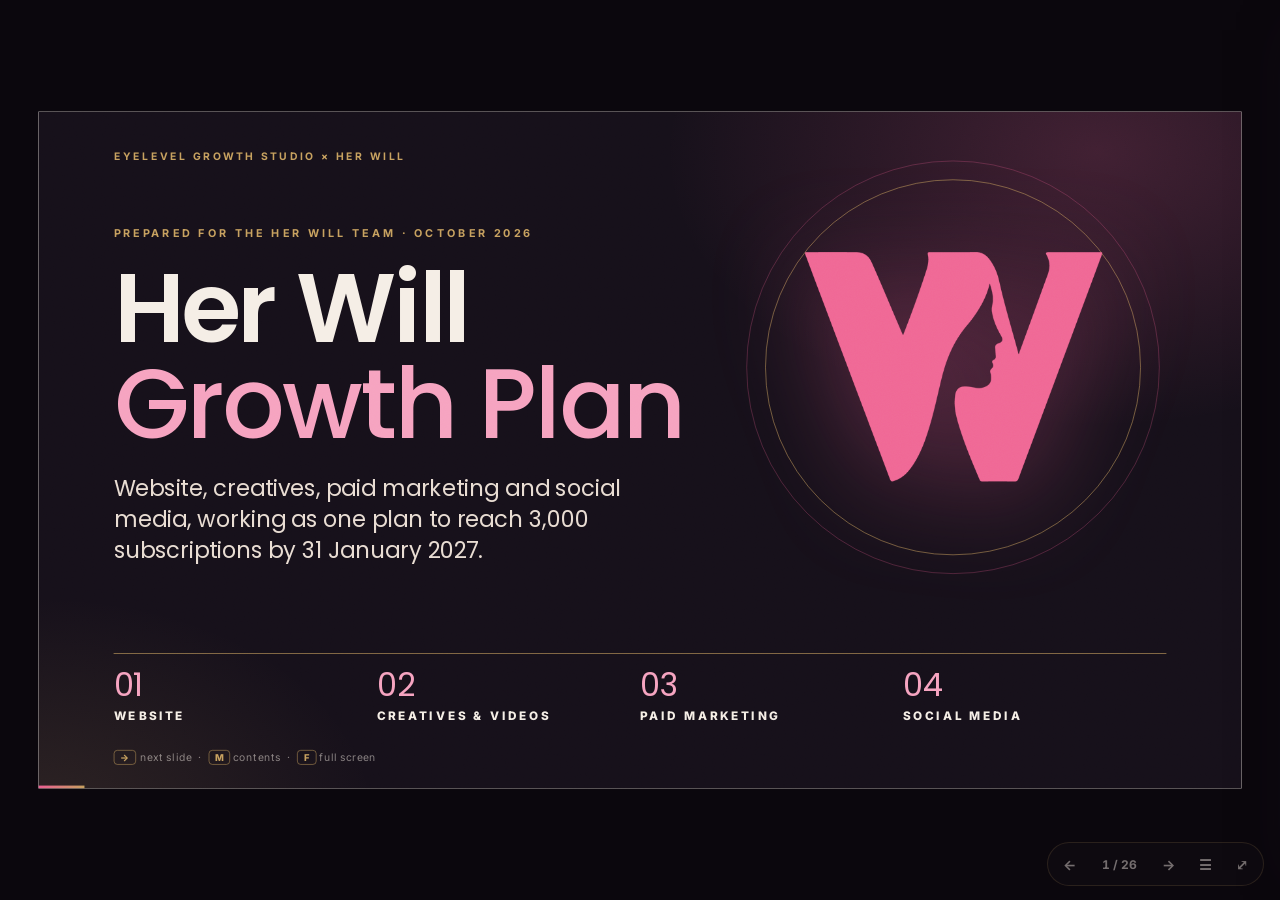
<file: index.html>
<!doctype html>
<html lang="en">
<head>
<meta charset="utf-8">
<meta name="viewport" content="width=device-width, initial-scale=1">
<title>Her Will Growth Plan</title>
<meta name="description" content="Her Will growth plan: website fixes inside TagMango and the paid marketing plan to reach 3,000 subscriptions by 31 January 2027.">
<link rel="preconnect" href="https://fonts.googleapis.com">
<link rel="preconnect" href="https://fonts.gstatic.com" crossorigin>
<link rel="stylesheet" href="https://fonts.googleapis.com/css2?family=Inter:wght@400;500;600;700;800&family=Poppins:wght@500;600;700&display=swap">
<link rel="stylesheet" href="https://fonts.googleapis.com/css2?family=Jost:wght@400;500&family=Caveat:wght@500&family=Anek+Kannada:wght@500&family=Playfair+Display:wght@600&display=swap">
<style>
:root{
  --ink:#16101A; --plum:#241530; --plum2:#33203E; --ivory:#F7F1E8; --paper:#FFFBF5;
  --pink:#EC5F94; --pink2:#F6A3C0; --pink-ink:#C93F7A; --blush:#F4D9DD; --blush-2:#FBEDEF;
  --gold:#C7A15F; --gold-ink:#9C7A3C;
  --text:#241829; --muted:#76697C; --line:rgba(36,24,41,.13); --line-2:rgba(36,24,41,.22); --plum-tint:rgba(36,21,48,.06);
  --green:#2F8A73; --green-bg:#E1F0EA; --amber:#A87B2F; --amber-bg:#F5E9D2; --red:#C8324F; --red-bg:#F8E0E5;
  --serif:'Poppins','Segoe UI',Arial,sans-serif;
  --sans:'Inter','Segoe UI',Arial,sans-serif;
  --panel:linear-gradient(180deg,#241530,#16101A);
  --ease:cubic-bezier(.2,.75,.2,1);
}
*{box-sizing:border-box}
html,body{margin:0;height:100%;background:#0B070D;font-family:var(--sans);color:var(--text);-webkit-font-smoothing:antialiased;overflow:hidden}
html{font-variant-numeric:lining-nums}
button{font:inherit;color:inherit}
:focus-visible{outline:2px solid var(--pink);outline-offset:2px}

/* ================= deck frame ================= */
.deck{position:absolute;left:50%;top:50%;width:1280px;height:720px;transform:translate(-50%,-50%) scale(var(--s,1));overflow:hidden;background:var(--ivory)}
.slide{position:absolute;inset:0;padding:30px 64px 0;display:grid;grid-template-rows:44px auto 1fr 50px;overflow:hidden;color:var(--text);
  background:radial-gradient(680px 430px at 92% -6%,rgba(236,95,148,.12),transparent 60%),radial-gradient(540px 340px at -4% 108%,rgba(199,161,95,.14),transparent 60%),var(--ivory);
  opacity:0;visibility:hidden;transition:opacity .45s ease,visibility .45s}
.slide::after{content:"";position:absolute;inset:0;pointer-events:none;opacity:.06;mix-blend-mode:overlay;background-image:url("data:image/svg+xml;utf8,<svg xmlns='http://www.w3.org/2000/svg' width='220' height='220'><filter id='n'><feTurbulence type='fractalNoise' baseFrequency='.85' numOctaves='2' stitchTiles='stitch'/></filter><rect width='100%' height='100%' filter='url(%23n)'/></svg>")}
.slide.active{opacity:1;visibility:visible}
.slide.plain{display:block;padding:0}
.slide.dark{color:#F5EEE6;background:radial-gradient(740px 470px at 88% 6%,rgba(236,95,148,.20),transparent 62%),radial-gradient(600px 400px at 0% 105%,rgba(199,161,95,.13),transparent 60%),var(--ink)}

/* header + footer (built by script) */
.hd{display:flex;align-items:center;justify-content:space-between}
.trk{display:flex;gap:22px;font-size:10.5px;font-weight:700;letter-spacing:.24em;text-transform:uppercase}
.trk span{opacity:.38;white-space:nowrap}
.trk span.on{opacity:1;color:var(--pink)}
.dark .trk span.on{color:var(--pink2)}
.trk span.on::before{content:"";display:inline-block;width:22px;height:1px;background:currentColor;vertical-align:middle;margin-right:8px}
.mark{width:40px;height:40px;background:url(assets/herwill-mark.png) center/contain no-repeat}
.ft{display:flex;flex-direction:column;justify-content:flex-end;gap:5px;padding-bottom:16px}
.ft-note{font-size:11.5px;color:var(--muted);line-height:1.35}
.ft-note:empty{display:none}
.ft-note b{color:var(--text);font-weight:700}
.ft-brand{display:flex;justify-content:space-between;font-size:9.5px;letter-spacing:.2em;text-transform:uppercase;opacity:.55}
.dark .ft-note{color:rgba(245,238,230,.6)}
.dark .ft-note b{color:#F5EEE6}

h2{font-family:var(--serif);font-weight:600;font-size:42px;line-height:1.06;letter-spacing:-.01em;margin:12px 0 20px;color:var(--text)}
h2 em{font-style:italic;font-weight:500;color:var(--pink)}
.dark h2{color:#F5EEE6}
.dark h2 em{color:var(--pink2)}
.bd{position:relative;min-height:0;padding-bottom:10px}

/* ================= motion ================= */
.a{opacity:0;transform:translateY(16px);transition:opacity .7s var(--ease),transform .7s var(--ease);transition-delay:var(--d,0s)}
.in .a{opacity:1;transform:none}
.gx{transform:scaleX(0);transform-origin:left center;transition:transform 1s var(--ease) var(--d,0s)}
.in .gx{transform:none}
.gy{transform:scaleY(0);transform-origin:center bottom;transition:transform 1s var(--ease) var(--d,0s)}
.in .gy{transform:none}
.fb{clip-path:inset(0 50% 0 50% round 6px);transition:clip-path .9s var(--ease) var(--d,0s),filter .2s}
.in .fb{clip-path:inset(-8px -8px -8px -8px round 10px)}

/* ================= shared pieces ================= */
.k{font-size:10px;font-weight:800;letter-spacing:.22em;text-transform:uppercase;color:var(--pink-ink)}
.dark .k{color:var(--gold)}
.u{font-family:var(--sans);font-size:.48em;font-weight:700;color:var(--pink);letter-spacing:0;margin:0 .08em}
.card{background:#fff;border:1px solid rgba(36,24,41,.12);border-radius:6px;box-shadow:0 14px 34px -18px rgba(36,21,48,.22)}
.dark .card{background:rgba(255,255,255,.045);border-color:rgba(199,161,95,.28);box-shadow:none}
.chip{display:inline-flex;align-items:center;gap:6px;padding:4px 10px;border-radius:30px;font-size:11.5px;font-weight:700;white-space:nowrap;border:1px solid transparent}
.chip.g{background:var(--green-bg);color:#1E6B57}
.chip.r{background:var(--red-bg);color:#A3243F}
.chip.am{background:var(--amber-bg);color:#7F5A1C}
.chip.p{border-color:var(--plum);color:var(--plum)}
.chip.k2{border-color:var(--pink);color:var(--pink-ink)}
.dark .chip.p{border-color:var(--pink2);color:var(--pink2)}
.dark .chip.am{background:transparent;border-color:var(--gold);color:var(--gold)}
.note{font-size:12.5px;color:var(--muted);line-height:1.45}
.note b{color:var(--text)}

.tile{background:#fff;border:1px solid rgba(36,24,41,.12);border-radius:6px;padding:18px 20px;box-shadow:0 14px 34px -20px rgba(36,21,48,.22)}
.tile .k{margin-bottom:10px}
.tile .v{font-family:var(--serif);font-weight:600;font-size:46px;line-height:1;letter-spacing:-.01em;color:var(--text);font-variant-numeric:lining-nums}
.tile .s{font-size:12.5px;color:var(--muted);margin-top:10px;line-height:1.45}
.tile.hero{background:var(--panel);border-color:transparent;color:#F5EEE6;box-shadow:0 20px 44px -20px rgba(36,21,48,.55)}
.tile.hero .k{color:var(--gold)}
.tile.hero .v{color:#fff}
.tile.hero .u{color:var(--pink2)}
.tile.hero .s{color:rgba(245,238,230,.72)}
.dark .tile{background:rgba(255,255,255,.045);border-color:rgba(199,161,95,.3);box-shadow:none}
.dark .tile .v{color:#fff}
.dark .tile .s{color:rgba(245,238,230,.7)}
.dark .tile .u{color:var(--pink2)}
.dark .tile.hero{background:linear-gradient(160deg,rgba(236,95,148,.32),rgba(236,95,148,.08));border-color:rgba(246,163,192,.5)}

/* tables */
.tbl{width:100%;border-collapse:separate;border-spacing:0;font-size:13.5px}
.tbl th{font-size:9.5px;font-weight:800;letter-spacing:.2em;text-transform:uppercase;color:var(--muted);text-align:left;padding:0 12px 9px;border-bottom:1px solid var(--line-2);white-space:nowrap}
.tbl td{padding:10px 12px;border-bottom:1px solid var(--line);vertical-align:middle;line-height:1.4;transition:background .2s}
.tbl .r,.tbl th.r{text-align:right;font-variant-numeric:tabular-nums lining-nums}
.tbl tbody tr:hover td{background:rgba(236,95,148,.05)}
.tbl tr.hl td{background:rgba(236,95,148,.09);font-weight:700;color:var(--text)}
.tbl tr.hl td:first-child{box-shadow:inset 3px 0 0 var(--pink)}
.tbl tr.hi td{background:rgba(36,21,48,.07)}
.tbl td.lab{font-family:var(--serif);font-weight:600;font-size:15.5px;color:var(--text);width:150px}
.tbl b{color:var(--text)}

/* website two-column */
.split{display:grid;grid-template-columns:500px 1fr;gap:52px;height:100%}
.label{display:flex;align-items:center;gap:8px;font-size:10px;font-weight:800;letter-spacing:.22em;text-transform:uppercase;color:var(--pink-ink);margin-bottom:12px}
.label::before{content:"";width:7px;height:7px;border-radius:50%;background:var(--pink)}
ul.found{list-style:none;margin:0 0 18px;padding:0;display:grid;gap:9px}
ul.found li{position:relative;padding-left:20px;font-size:15px;line-height:1.48}
ul.found li::before{content:"";position:absolute;left:0;top:11px;width:9px;height:1.5px;background:var(--gold)}
ul.found b{color:var(--text);font-weight:800}
.do{background:var(--panel);color:#F5EEE6;border-radius:6px;padding:18px 22px 20px;box-shadow:0 20px 44px -22px rgba(36,21,48,.6)}
.do .label{color:var(--gold)}
.do .label::before{background:var(--gold)}
.do ul{list-style:none;margin:0;padding:0;display:grid;gap:9px}
.do li{position:relative;padding-left:30px;font-size:14.5px;line-height:1.42;color:rgba(245,238,230,.88)}
.do li::before{content:"";position:absolute;left:0;top:1px;width:19px;height:19px;border-radius:50%;background:var(--pink) url("data:image/svg+xml,%3Csvg xmlns='http://www.w3.org/2000/svg' viewBox='0 0 12 12'%3E%3Cpath d='M2.6 6.2l2.2 2.2 4.6-4.9' fill='none' stroke='white' stroke-width='1.8' stroke-linecap='round' stroke-linejoin='round'/%3E%3C/svg%3E") center/11px no-repeat}
.do b{color:#fff}
.vis{position:relative}
.browser{position:absolute;background:#fff;border:1px solid rgba(36,24,41,.14);border-radius:6px;overflow:hidden;box-shadow:0 22px 46px -18px rgba(36,21,48,.35)}
.browser .bar{height:28px;background:#F3ECE4;border-bottom:1px solid rgba(36,24,41,.1);display:flex;align-items:center;gap:5px;padding:0 10px}
.browser .bar i{width:8px;height:8px;border-radius:50%;background:#D8CBC0}
.browser .bar span{margin-left:8px;flex:1;background:#fff;border-radius:4px;font-size:10.5px;color:var(--muted);padding:2px 9px;white-space:nowrap;overflow:hidden;text-overflow:ellipsis}
.browser img{display:block;width:100%}
.crop{position:relative;overflow:hidden}
.crop img{position:absolute;left:0;width:100%}
.phone{position:absolute;border:8px solid var(--ink);border-radius:30px;overflow:hidden;background:#fff;box-shadow:0 26px 50px -16px rgba(22,16,26,.5);z-index:2}
.phone img{display:block;width:100%;height:100%;object-fit:cover;object-position:top}
.cap{position:absolute;left:10px;bottom:10px;background:rgba(22,16,26,.92);color:#F5EEE6;font-size:11.5px;font-weight:700;padding:6px 10px;border-radius:3px;border-left:3px solid var(--pink);line-height:1.25;max-width:calc(100% - 20px);z-index:3}
.cap.red{background:var(--red);border-left-color:#fff;color:#fff}
.speed{position:absolute;padding:14px 18px}
.speed .row{display:flex;gap:28px;margin-top:10px}
.speed b{display:block;font-family:var(--serif);font-weight:600;font-size:34px;line-height:1;color:var(--red);font-variant-numeric:lining-nums}
.speed b .u{color:var(--red)}
.speed small{display:block;font-size:11.5px;color:var(--muted);margin-top:5px}
.path{position:absolute;left:0;top:0;width:100%;display:grid;grid-template-columns:1fr 26px 1fr 26px 1.3fr}
.step{position:relative;border:1px solid rgba(36,24,41,.12);border-radius:6px;padding:14px 16px;background:#fff;box-shadow:0 14px 30px -20px rgba(36,21,48,.25)}
.step b{display:block;font-family:var(--serif);font-weight:600;font-size:32px;line-height:1;color:var(--text);margin-top:8px;font-variant-numeric:lining-nums}
.step small{display:block;font-size:11.5px;color:var(--muted);margin-top:6px}
.step.hot{background:var(--panel);border-color:transparent;color:#F5EEE6}
.step.hot .k{color:var(--gold)}
.step.hot b{color:#fff}
.step.hot .u{color:var(--pink2)}
.step.hot small{color:rgba(245,238,230,.65)}
.pct{display:inline-block;vertical-align:middle;margin-left:8px;font-family:var(--sans);font-size:12px;font-weight:800;letter-spacing:0;color:#fff;background:var(--pink);padding:4px 9px;border-radius:30px}
.arrow{display:grid;place-items:center;color:var(--gold);font-size:18px;font-weight:700}
.miss{position:absolute;padding:16px 20px}
.miss ul{list-style:none;margin:12px 0 0;padding:0;display:grid;gap:10px}
.miss li{position:relative;padding-left:28px;font-size:14.5px;line-height:1.35}
.miss li::before{content:"";position:absolute;left:0;top:0;width:19px;height:19px;border-radius:50%;background:var(--red-bg) url("data:image/svg+xml,%3Csvg xmlns='http://www.w3.org/2000/svg' viewBox='0 0 12 12'%3E%3Cpath d='M3.5 3.5l5 5M8.5 3.5l-5 5' fill='none' stroke='%23C8324F' stroke-width='1.8' stroke-linecap='round'/%3E%3C/svg%3E") center/11px no-repeat}
.miss .foot{margin-top:14px;padding-top:12px;border-top:1px dashed var(--line-2);font-size:13px;line-height:1.4}
.miss.wide ul{grid-template-columns:1fr 1fr;gap:10px 20px;margin-top:10px}
.miss.wide .foot{margin-top:12px;padding-top:10px}
.zero{position:absolute;left:0;width:100%;height:104px;display:flex;align-items:center;gap:24px;padding:0 26px}
.zero b{font-family:var(--serif);font-weight:600;font-size:66px;line-height:1;color:var(--red);width:48px;text-align:center}
.zero span{font-family:var(--serif);font-size:22px;font-weight:600;color:var(--text);line-height:1.2}
.zero span em{display:block;font-family:var(--sans);font-style:normal;font-weight:400;font-size:13px;color:var(--muted);margin-top:3px}
.bridge{position:absolute;left:0;width:100%;background:var(--panel);color:#F5EEE6;border-radius:6px;padding:24px 28px;box-shadow:0 24px 50px -24px rgba(36,21,48,.6)}
.bridge .k{color:var(--gold)}
.bridge p{margin:8px 0 0;font-family:var(--serif);font-style:italic;font-size:19px;line-height:1.4;color:#F5EEE6}
.go-btn{margin-top:16px;display:inline-flex;align-items:center;gap:8px;font-size:12.5px;font-weight:800;background:var(--pink);color:#fff;border:0;padding:9px 16px;border-radius:30px;cursor:pointer;transition:transform .2s}
.go-btn:hover{transform:translateX(3px)}

/* ================= cover + closing ================= */
.cv-by{position:absolute;left:80px;top:40px;font-size:11px;font-weight:700;letter-spacing:.26em;text-transform:uppercase;color:var(--gold)}
.cv-ring{position:absolute;right:107px;top:72px;width:400px;height:400px;border-radius:50%;border:1px solid rgba(199,161,95,.55)}
.cv-ring.r2{right:87px;top:52px;width:440px;height:440px;border-color:rgba(236,95,148,.28)}
.cv-mark{position:absolute;right:133px;top:98px;width:347px;height:347px;background:url(assets/herwill-mark.png) center/contain no-repeat;filter:drop-shadow(0 20px 54px rgba(236,95,148,.35))}
.cv-tx{position:absolute;left:80px;top:122px;width:640px}
.eyebrow{font-size:11.5px;font-weight:700;letter-spacing:.26em;text-transform:uppercase;color:var(--gold)}
.cv-tx h1{font-family:var(--serif);font-weight:600;font-size:104px;line-height:.98;letter-spacing:-.02em;margin:22px 0 0;color:#F5EEE6}
.cv-tx h1 em{font-style:italic;font-weight:500;color:var(--pink2)}
.cv-tx p{font-family:var(--serif);font-style:italic;font-size:24px;line-height:1.38;color:#E9DDD3;margin:22px 0 0;max-width:610px}
.cv-flow{position:absolute;left:80px;right:80px;bottom:70px;display:grid;grid-template-columns:repeat(4,1fr);border-top:1px solid rgba(199,161,95,.6)}
.cv-flow>div{padding-top:16px}
.cv-flow .n{display:block;font-family:var(--serif);font-style:italic;font-size:34px;line-height:1;color:var(--pink2)}
.cv-flow b{display:block;margin-top:8px;font-size:12.5px;font-weight:800;letter-spacing:.22em;text-transform:uppercase}
.cv-hint,.end-hint{position:absolute;left:80px;bottom:26px;font-size:11px;letter-spacing:.04em;color:rgba(245,238,230,.5)}
kbd{font-family:var(--sans);font-size:10px;font-weight:800;border:1px solid rgba(199,161,95,.5);border-radius:4px;padding:1px 6px;color:var(--gold)}
.end{position:absolute;left:80px;top:150px;width:640px}
.end h1{font-family:var(--serif);font-weight:600;font-size:120px;line-height:.95;letter-spacing:-.02em;color:#F5EEE6;margin:22px 0 34px}
.end h1 em{font-style:italic;font-weight:500;color:var(--pink2)}
.end .rowx{display:grid;grid-template-columns:1fr 1fr;gap:30px;border-top:1px solid rgba(199,161,95,.6);padding-top:16px}
.end .rowx h4{margin:8px 0 0;font-size:15px;font-weight:700;line-height:1.6;color:#F5EEE6}

/* ================= goal ================= */
.tiles4{display:grid;grid-template-columns:1.15fr 1fr 1fr 1fr;gap:14px}
#goal .tile{min-height:178px;padding:24px}
.tl-card{margin-top:26px;padding:28px 30px 24px}
.tl-ends{display:flex;justify-content:space-between;font-size:12px;font-weight:700;margin-bottom:14px}
.tl{display:flex;height:14px;border-radius:30px;overflow:hidden;background:var(--line)}
.dark .tl{background:rgba(255,255,255,.08)}
.tl i{display:block;height:100%}
.tl-lab{display:flex;margin-top:12px}
.tl-lab div{font-size:12px;color:var(--muted);padding-left:2px}
.tl-lab b{display:block;font-family:var(--serif);font-weight:600;font-size:18px;color:var(--text)}
.dark .tl-lab div{color:rgba(245,238,230,.6)}
.dark .tl-lab b{color:#fff}
.goal-sub{margin-top:22px;font-family:var(--serif);font-style:italic;font-size:18px;color:var(--muted)}
.goal-sub b{font-weight:600}
.dark .goal-sub{color:rgba(245,238,230,.75)}
.dark .goal-sub b{color:var(--pink2)}

/* ================= engine ================= */
.engine{display:grid;grid-template-columns:1fr 30px 1fr 30px 1fr 30px 1fr;align-items:stretch}
.eng{position:relative;min-height:340px;padding:24px 22px 22px;display:flex;flex-direction:column;gap:10px;cursor:pointer;text-align:left;transition:transform .25s var(--ease),border-color .25s}
.eng:hover{transform:translateY(-4px);border-color:var(--pink2)}
.eng.soon{cursor:default}
.eng.soon:hover{transform:none;border-color:rgba(199,161,95,.28)}
.eng .ic{width:46px;height:46px;border-radius:50%;display:grid;place-items:center;border:1px solid rgba(246,163,192,.5);color:var(--pink2)}
.eng .ic svg{width:22px;height:22px}
.eng .num{font-family:var(--serif);font-style:italic;font-size:30px;line-height:1;color:var(--pink2);margin-top:4px}
.eng h3{margin:0;font-family:var(--serif);font-weight:600;font-size:25px;line-height:1.08}
.eng .role{font-size:10.5px;font-weight:800;letter-spacing:.18em;text-transform:uppercase;color:var(--gold);line-height:1.5}
.eng p{margin:0;font-size:13.5px;line-height:1.55;opacity:.8}
.eng .chip{margin-top:auto;align-self:flex-start}
.eng-arrow{display:grid;place-items:center;color:var(--gold);font-size:20px}
.loop{margin-top:18px;position:relative}
.loop svg{display:block;width:100%;height:56px}
.loop span{position:absolute;left:50%;bottom:2px;transform:translateX(-50%);background:var(--ink);padding:0 14px;font-family:var(--serif);font-style:italic;font-size:17px;color:var(--pink2);white-space:nowrap}

/* ================= paid: P1 ladder ================= */
.p1{display:grid;grid-template-columns:470px 1fr;gap:44px;height:100%}
.ladder{position:relative;height:430px}
.rung{position:absolute;width:330px;padding:16px 18px}
.rung .pr{font-family:var(--serif);font-weight:600;font-size:36px;line-height:1;color:var(--text);font-variant-numeric:lining-nums}
.rung h4{margin:6px 0 4px;font-family:var(--serif);font-weight:600;font-size:19px;color:var(--text)}
.rung p{margin:0;font-size:12.5px;color:var(--muted);line-height:1.45}
.rung .chip{position:absolute;top:16px;right:16px}
.rung.top{background:var(--panel);border-color:transparent}
.rung.top .pr,.rung.top h4{color:#fff}
.rung.top .u{color:var(--pink2)}
.rung.top p{color:rgba(245,238,230,.7)}
.rung.top .chip{background:var(--pink);color:#fff}
.up{display:inline-block;margin-top:10px;font-size:11.5px;font-weight:700;color:var(--pink-ink);border:1px dashed var(--pink);border-radius:30px;padding:4px 10px}
.src{margin-top:14px}

/* ================= paid: P2 funnel ================= */
.reach{display:flex;align-items:center;margin-bottom:16px}
.reach .pill{display:flex;align-items:baseline;gap:8px;background:#fff;border:1px solid rgba(36,24,41,.12);border-radius:6px;padding:9px 16px;white-space:nowrap}
.reach .pill b{font-family:var(--serif);font-weight:600;font-size:22px;color:var(--text);font-variant-numeric:lining-nums}
.reach .pill span{font-size:12px;color:var(--muted)}
.reach .pill.inv{background:var(--panel);border-color:transparent}
.reach .pill.inv b{color:#fff}
.reach .pill.inv .u{color:var(--pink2)}
.reach .pill.inv span{color:rgba(245,238,230,.7)}
.reach .link{flex:1;position:relative;height:1px;background:linear-gradient(90deg,var(--line-2),var(--gold));margin:0 12px}
.reach .link::after{content:"";position:absolute;right:-2px;top:-4px;border:4.5px solid transparent;border-left:7px solid var(--gold);border-right:0}
.reach .link i{position:absolute;left:50%;top:-21px;transform:translateX(-50%);font-family:var(--serif);font-size:13.5px;color:var(--pink-ink);white-space:nowrap}
.p2{display:grid;grid-template-columns:640px 1fr;gap:40px}
.funnel{display:flex;flex-direction:column;align-items:center}
.frow{width:100%;display:flex;flex-direction:column;align-items:center;cursor:pointer}
.frow .fb{height:40px;border-radius:6px;display:flex;align-items:center;justify-content:center;gap:10px;color:#fff}
.frow .fb b{font-family:var(--serif);font-weight:600;font-size:20px;font-variant-numeric:lining-nums}
.frow .fb b .u{color:var(--pink2)}
.frow .fb span{font-size:12px;font-weight:700;opacity:.9}
.frow.hi .fb{filter:brightness(1.1);box-shadow:0 0 0 3px var(--ivory),0 0 0 4.5px var(--gold)}
.rate{margin:5px 0;font-size:11.5px;font-weight:700;color:var(--text);background:#fff;border:1px solid rgba(36,24,41,.12);border-radius:30px;padding:2px 10px}
.rate::before{content:"↓ ";color:var(--pink)}
.fnote{margin-top:10px;font-size:11.5px;color:var(--muted)}
.fdetail{margin-top:16px;padding:16px 18px;background:var(--panel);color:#F5EEE6;border-radius:6px;min-height:96px}
.fdetail .nm{font-size:10px;font-weight:800;letter-spacing:.22em;text-transform:uppercase;color:var(--gold)}
.fdetail .big{font-family:var(--serif);font-weight:600;font-size:32px;color:#fff;line-height:1.1;margin-top:4px;font-variant-numeric:lining-nums}
.fdetail p{margin:4px 0 0;font-size:13px;color:rgba(245,238,230,.8)}
.costs tbody tr{cursor:pointer}

/* ================= paid: P3 budget ================= */
.p3b{display:grid;grid-template-columns:1fr 1fr;gap:18px;margin-top:18px}
.box{padding:20px 22px}
.splitbar{margin-top:10px;display:flex;height:44px;border-radius:4px;overflow:hidden}
.splitbar div{display:flex;align-items:center;padding:0 14px;color:#fff;font-size:12.5px;font-weight:800;white-space:nowrap;overflow:hidden}
.legend{display:flex;gap:16px;margin-top:10px;font-size:12px;color:var(--muted)}
.legend i{display:inline-block;width:10px;height:10px;border-radius:2px;margin-right:6px;vertical-align:-1px}
.seg{display:inline-flex;background:rgba(36,21,48,.06);border-radius:30px;padding:4px;margin-bottom:14px}
.seg button{border:0;background:transparent;padding:7px 14px;border-radius:30px;font-size:12px;font-weight:800;color:var(--muted);cursor:pointer;transition:background .2s,color .2s}
.seg button.on{background:var(--plum);color:#fff}
.cmp td.on,.cmp th.on{background:rgba(236,95,148,.09);color:var(--text);font-weight:800}

/* ================= paid: P4 waterfall ================= */
.p4{display:grid;grid-template-columns:640px 1fr;gap:40px}
.wf{display:grid;gap:8px}
.wrow{display:grid;grid-template-columns:200px 1fr 96px;align-items:center;gap:14px;height:52px}
.wrow .nm{font-family:var(--serif);font-size:16px;font-weight:600;color:var(--text);line-height:1.2}
.wrow .nm small{display:block;font-family:var(--sans);font-weight:400;color:var(--muted);font-size:11.5px;margin-top:2px}
.wtrack{position:relative;height:32px;background:repeating-linear-gradient(90deg,transparent 0 calc(25% - 1px),var(--line) calc(25% - 1px) 25%)}
.wbar{position:absolute;top:0;bottom:0;border-radius:3px}
.wbar.tot{background:var(--plum)}
.wbar.sub{background:#64294E}
.wbar.neg{background:repeating-linear-gradient(135deg,#F7DDE5 0 6px,#EFC5D3 6px 12px)}
.wbar.fin{background:var(--pink)}
.wrow .val{text-align:right;font-family:var(--serif);font-weight:600;font-size:20px;color:var(--text);font-variant-numeric:lining-nums}
.wrow .val.neg{color:var(--red)}
.wrow.fin .nm{color:var(--pink-ink)}
.placeholder{display:flex;align-items:center;gap:10px;margin-bottom:14px}

/* ================= paid: P5 months ================= */
.p5{display:grid;grid-template-columns:1fr 360px;gap:34px}
.mchart{position:relative;height:300px;padding:30px 12px 0;display:flex;align-items:flex-end;gap:22px;border-bottom:1px solid var(--line-2);margin-bottom:30px}
.mcol{flex:1;height:100%;display:flex;align-items:flex-end;position:relative;cursor:pointer}
.mbar{width:100%;border-radius:4px 4px 2px 2px;background:linear-gradient(180deg,var(--pink),var(--plum));position:relative;transition:filter .2s}
.mbar b{position:absolute;left:50%;top:-26px;transform:translateX(-50%);font-family:var(--serif);font-weight:600;font-size:18px;color:var(--text);white-space:nowrap;font-variant-numeric:lining-nums}
.mcol span{position:absolute;left:0;right:0;bottom:-24px;text-align:center;font-size:10.5px;font-weight:800;letter-spacing:.18em;text-transform:uppercase;color:var(--muted)}
.mcol.hi .mbar{filter:brightness(1.15)}
.target{position:absolute;left:0;right:0;border-top:1.5px dashed var(--gold);z-index:2}
.target i{position:absolute;left:0;top:-22px;font-family:var(--serif);font-size:13.5px;color:var(--gold-ink);background:#fff;padding:0 4px}
.months tbody tr{cursor:pointer}
.wording{margin-top:18px;padding-top:14px;border-top:1px solid rgba(199,161,95,.6);font-family:var(--serif);font-style:italic;font-size:19px;color:var(--pink-ink);line-height:1.35}

/* ================= paid: P6 targeting ================= */
.phases{display:grid;grid-template-columns:repeat(3,1fr);gap:16px;position:relative}
.phases::before{content:"";position:absolute;left:30px;right:30px;top:50%;height:1px;background:linear-gradient(90deg,var(--gold),var(--pink))}
.phase{position:relative;padding:22px;display:flex;align-items:center;gap:16px}
.phase svg{flex:none}
.phase .when{font-size:10px;font-weight:800;letter-spacing:.2em;text-transform:uppercase;color:var(--pink-ink)}
.phase .where{font-family:var(--serif);font-weight:600;font-size:22px;color:var(--text);line-height:1.1;margin-top:3px}
.phase small{display:block;margin-top:4px;font-size:11.5px;color:var(--muted)}
.p6b{display:grid;grid-template-columns:1fr 1fr;gap:18px;margin-top:18px}
#p6 .p6b .box{min-height:300px}
.rfun{display:flex;flex-direction:column;align-items:center;gap:8px;margin-top:14px}
.rfun .fb{height:54px;border-radius:6px;display:flex;align-items:center;justify-content:space-between;padding:0 18px;color:#fff;font-family:var(--serif);font-size:17px;font-weight:600}
.rfun .fb small{font-family:var(--sans);font-size:11.5px;font-weight:700;opacity:.85}
.stack{display:flex;height:40px;border-radius:4px;overflow:hidden;margin-top:12px}
.stack div{height:100%}
.lg{display:grid;grid-template-columns:1fr 1fr;gap:6px 16px;margin-top:12px}
.lg div{display:flex;align-items:center;gap:8px;font-size:13px}
.lg i{width:10px;height:10px;border-radius:2px;flex:none}
.lg b{margin-left:auto;font-family:var(--serif);font-size:15px;color:var(--text)}
.why{display:flex;flex-wrap:wrap;gap:6px;margin-top:12px}

/* ================= paid: P7 creatives ================= */
.cards4{display:grid;grid-template-columns:repeat(4,1fr);gap:14px}
.cc{padding:18px;display:flex;flex-direction:column;gap:10px;min-height:244px;position:relative;border-top:3px solid var(--plum)}
.cc.lead{border-top-color:var(--pink);background:linear-gradient(180deg,#FFF3F6,#fff)}
.ph{width:42px;height:72px;border-radius:9px;border:3px solid var(--ink);background:linear-gradient(160deg,var(--blush),#fff);display:grid;place-items:center;color:var(--pink-ink)}
.ph svg{width:19px;height:19px}
.cc h4{margin:4px 0 0;font-family:var(--serif);font-weight:600;font-size:20px;color:var(--text);line-height:1.1}
.cc p{margin:0;font-size:12.5px;color:var(--muted);line-height:1.5}
.cc .chip{position:absolute;top:18px;right:16px}
.cc q{display:block;font-family:var(--serif);font-style:italic;font-size:16px;color:var(--pink-ink);quotes:"“" "”";line-height:1.3}
.rules{margin-top:18px}
#p7 .rules td{padding-top:13px;padding-bottom:13px}

/* ================= paid: P8 scenarios ================= */
.scen tbody tr{cursor:pointer}
#p8 .scen td{padding:14px 12px}
.sbar{display:inline-block;width:110px;height:6px;border-radius:30px;background:var(--line);overflow:hidden;vertical-align:middle;margin-left:10px}
.sbar i{display:block;height:100%;border-radius:30px}
.dot{display:inline-block;width:8px;height:8px;border-radius:50%;margin-right:8px;vertical-align:1px}
.readout{margin-top:16px;display:flex;align-items:center;justify-content:space-between;gap:20px;padding:14px 18px;border-radius:6px;background:var(--panel);color:#F5EEE6}
.readout p{margin:0;font-size:14.5px;line-height:1.4}
.readout b{color:#fff}
.btn{border:0;background:var(--pink);color:#fff;font-size:12.5px;font-weight:800;padding:10px 16px;border-radius:30px;cursor:pointer;white-space:nowrap;transition:transform .2s}
.btn:hover{transform:translateY(-1px)}
.take{margin-top:12px;display:flex;gap:18px;align-items:flex-start}
.take .note{flex:1}
.take .msg{flex:1.3;font-family:var(--serif);font-style:italic;font-size:17px;color:var(--pink-ink);line-height:1.35;margin:0}
.scrim{position:absolute;inset:0;background:rgba(22,16,26,.35);opacity:0;visibility:hidden;transition:opacity .3s,visibility .3s;z-index:20}
.drawer{position:absolute;top:0;right:0;bottom:0;width:480px;background:var(--paper);z-index:21;box-shadow:-30px 0 60px -30px rgba(22,16,26,.5);transform:translateX(102%);transition:transform .45s var(--ease);padding:30px 32px;display:flex;flex-direction:column;gap:14px}
.wi-open .scrim{opacity:1;visibility:visible}
.wi-open .drawer{transform:none}
.dr-hd{display:flex;justify-content:space-between;align-items:flex-start}
.dr-hd h3{margin:4px 0 0;font-family:var(--serif);font-weight:600;font-size:28px;color:var(--text)}
.x{border:1px solid var(--line-2);background:#fff;width:34px;height:34px;border-radius:50%;cursor:pointer;font-size:18px;color:var(--text)}
.presets{display:flex;gap:6px;flex-wrap:wrap}
.presets button{border:1px solid var(--line-2);background:#fff;border-radius:30px;padding:5px 11px;font-size:11.5px;font-weight:800;color:var(--text);cursor:pointer}
.presets button.on{background:var(--plum);color:#fff;border-color:var(--plum)}
.sl{display:grid;grid-template-columns:118px 1fr 64px;align-items:center;gap:12px;font-size:12.5px;font-weight:700;color:var(--text)}
.sl input{width:100%;accent-color:var(--pink)}
.sl output{text-align:right;font-family:var(--serif);font-weight:600;font-size:17px;font-variant-numeric:lining-nums}
.fixed{font-size:11.5px;color:var(--muted);border-top:1px dashed var(--line-2);padding-top:12px}
.outs{display:grid;grid-template-columns:1fr 1fr;gap:10px;margin-top:auto}
.out{background:#fff;border:1px solid rgba(36,24,41,.1);border-radius:6px;padding:12px 14px}
.out b{display:block;font-family:var(--serif);font-weight:600;font-size:28px;color:var(--text);line-height:1.1;margin-top:4px;font-variant-numeric:lining-nums}
.out small{display:block;font-size:11.5px;color:var(--muted)}
.out.main{background:var(--panel);border-color:transparent}
.out.main .k{color:var(--gold)}
.out.main b{color:#fff}
.out.main small{color:rgba(245,238,230,.7)}

/* ================= paid: P9 checklist ================= */
.clhead{display:flex;align-items:center;gap:16px;margin-bottom:12px}
.clprog{flex:1;height:6px;border-radius:30px;background:var(--line);overflow:hidden}
.clprog i{display:block;height:100%;width:0;background:var(--green);border-radius:30px;transition:width .5s var(--ease)}
.clcount{font-family:var(--serif);font-size:17px;font-weight:600;color:var(--text);white-space:nowrap}
.chk{width:26px;height:26px;border-radius:6px;border:1.5px solid var(--line-2);background:#fff;cursor:pointer;display:grid;place-items:center;transition:background .2s,border-color .2s;padding:0}
.chk svg{width:13px;height:13px;opacity:0;transition:opacity .2s}
.done .chk{background:var(--green);border-color:var(--green)}
.done .chk svg{opacity:1}
#p9 .checks td{padding-top:14px;padding-bottom:14px}
.checks tr.done td{background:rgba(47,138,115,.06)}
.checks tr.done .what{color:var(--muted)}
.checks .what{font-size:14px}
.checks .what b{color:var(--text)}

/* ================= paid: P10 red flags ================= */
.p10{display:grid;grid-template-columns:1fr 360px;gap:34px}
.flags td{padding-top:11px;padding-bottom:11px}
.gauge-card{padding:22px 24px;background:var(--panel);border-color:transparent;color:#F5EEE6}
.gauge-card .k{color:var(--gold)}
.gauge-card .big{font-family:var(--serif);font-weight:600;font-size:48px;color:#fff;line-height:1;margin-top:8px;font-variant-numeric:lining-nums}
.gauge-card .big .u{color:var(--pink2)}
.gauge-card .note{color:rgba(245,238,230,.7)}
.gauge{position:relative;height:12px;border-radius:30px;margin:46px 0 54px;background:linear-gradient(90deg,rgba(47,138,115,.6) 0 62.5%,rgba(199,161,95,.6) 62.5% 90%,rgba(200,50,79,.75) 90% 100%)}
.mk{position:absolute;top:-8px;width:2px;height:28px;background:#fff}
.mk i{position:absolute;left:50%;transform:translateX(-50%);font-style:normal;font-size:11px;font-weight:700;white-space:nowrap;color:#fff}
.mk.t i{top:-20px}
.mk.b i{top:32px}
.gl{display:grid;gap:8px;font-size:12.5px;color:rgba(245,238,230,.85)}
.gl div{display:flex;align-items:center;gap:8px}
.gl i{width:12px;height:12px;border-radius:3px}

/* ================= paid: P11 checkpoints ================= */
.cpt{position:relative;margin:30px 24px 0;height:110px}
.cpline{position:absolute;left:0;right:0;top:38px;height:4px;border-radius:4px;background:var(--line)}
.cpfill{position:absolute;inset:0;border-radius:4px;background:linear-gradient(90deg,var(--gold),var(--pink))}
.cp{position:absolute;top:0;transform:translateX(-50%);display:flex;flex-direction:column;align-items:center;cursor:pointer;background:none;border:0;padding:0}
.cp .dt{font-size:10.5px;font-weight:800;letter-spacing:.16em;text-transform:uppercase;color:var(--text);white-space:nowrap;height:22px}
.cp .dt2{font-family:var(--serif);font-style:italic;font-size:14px;color:var(--muted);white-space:nowrap}
.cp .pin{width:20px;height:20px;border-radius:50%;background:var(--ivory);border:3px solid var(--pink);margin:3px 0 8px;transition:transform .2s}
.cp.hi .pin{transform:scale(1.25);background:var(--pink)}
.cp.start .pin{border-color:var(--gold)}
.cp .tg{font-family:var(--serif);font-weight:600;font-size:19px;color:var(--text);white-space:nowrap;font-variant-numeric:lining-nums}
.p11{display:grid;grid-template-columns:1fr 290px;gap:30px;margin-top:10px}
.cps tbody tr{cursor:pointer}
.pace{display:grid;gap:12px}
.pace .tile{padding:14px 18px}
.pace .tile .v{font-size:34px}
.pace .tile .k{margin-bottom:6px}

/* ================= paid: P12 benchmarks ================= */
.p12{display:grid;grid-template-columns:1fr 360px;gap:30px}
.bench{font-size:12.5px}
#p12 .bench td{padding:8px 12px}
.built{display:grid;gap:8px}
.built div{display:flex;gap:12px;align-items:center;padding:10px 14px;border-radius:6px;background:#fff;border:1px solid rgba(36,24,41,.1);font-size:13px;font-weight:700;color:var(--text)}
.built span{flex:none;width:24px;height:24px;border-radius:50%;background:var(--plum);color:#fff;display:grid;place-items:center;font-family:var(--serif);font-style:italic;font-size:13px}
.sources{margin:14px 0 0;padding:0;list-style:none;columns:2;column-gap:16px;font-size:11.5px;line-height:1.8}
.sources a{color:var(--text);text-decoration:none;border-bottom:1px solid var(--line-2)}
.sources a:hover{color:var(--pink-ink);border-color:var(--pink)}

/* ================= act 3 ================= */
.rm{display:grid;grid-template-columns:150px repeat(5,1fr);gap:14px 8px;align-items:stretch}
.rm .ch{font-size:9.5px;font-weight:800;letter-spacing:.2em;text-transform:uppercase;color:var(--muted);padding-bottom:6px;border-bottom:1px solid var(--line-2)}
.rm .lane{display:flex;align-items:center;font-family:var(--serif);font-weight:600;font-size:17px;color:var(--text)}
.rm .lane small{display:block;font-family:var(--serif);font-style:italic;font-weight:500;font-size:15px;color:var(--pink)}
.rb{border-radius:6px;padding:10px 12px;font-size:12.5px;line-height:1.35;font-weight:700;min-height:66px;display:flex;flex-direction:column;justify-content:center}
.rb small{display:block;font-weight:500;opacity:.8;font-size:11.5px}
.rb.w{background:var(--plum);color:#fff}
.rb.c{background:var(--blush);color:#8E2E5A}
.rb.pd{background:#64294E;color:#fff}
.rb.pd2{background:#8E335F;color:#fff}
.rb.pd3{background:#BA4573;color:#fff}
.rb.ghost{border:1px dashed var(--line-2);color:var(--muted);background:transparent;font-weight:600}
.rb.cpk{background:#fff;border:1px solid rgba(36,24,41,.12);color:var(--text)}
.rb.cpk b{font-family:var(--serif);font-size:19px;font-weight:600}
.p-meas{display:grid;grid-template-columns:1fr 470px;gap:34px}
.ba td:nth-child(2){color:var(--red);font-weight:800}
.ba td:nth-child(3){color:var(--green);font-weight:800}
#measure .ba td{padding-top:14px;padding-bottom:14px}
.kpis{display:grid;grid-template-columns:repeat(3,1fr);gap:10px}
.kpis .tile{padding:16px}
.kpis .tile .v{font-size:32px}
.kpis .tile .k{margin-bottom:6px;font-size:9px}
.jump{display:flex;align-items:center;justify-content:space-between;gap:12px;padding:20px;margin-top:12px;cursor:pointer;text-align:left;width:100%;transition:border-color .2s,transform .2s}
.jump:hover{border-color:var(--pink);transform:translateX(3px)}
.jump h4{margin:0;font-family:var(--serif);font-weight:600;font-size:19px;color:var(--text)}
.jump p{margin:3px 0 0;font-size:12.5px;color:var(--muted)}
.jump .ar{color:var(--pink);font-weight:700;font-size:18px}
.need{display:grid;grid-template-columns:1fr 1fr;gap:18px}
.need .card{padding:20px 22px}
.need h3{margin:0 0 4px;font-family:var(--serif);font-weight:600;font-size:23px;color:var(--text)}
.need .sub{display:flex;justify-content:space-between;align-items:center;margin-bottom:10px}
.nl{list-style:none;margin:0;padding:0;display:grid;gap:3px}
.nl li{display:flex;align-items:center;gap:12px;padding:6px 4px;border-radius:6px;font-size:13.5px;line-height:1.3}
.nl li.done span{color:var(--muted);text-decoration:line-through;text-decoration-color:var(--line-2)}
.nl .chk{width:22px;height:22px;flex:none}

/* ================= chrome ================= */
.prog{position:absolute;left:0;right:0;bottom:0;height:3px;z-index:30;pointer-events:none}
.prog i{display:block;height:100%;width:0;background:linear-gradient(90deg,var(--pink),var(--gold));transition:width .45s var(--ease)}
.ctrl{position:fixed;right:16px;bottom:14px;display:flex;align-items:center;gap:4px;background:rgba(22,16,26,.88);border:1px solid rgba(199,161,95,.35);border-radius:30px;padding:5px;z-index:30;opacity:.45;transition:opacity .25s}
.ctrl button{border:0;background:transparent;height:32px;min-width:32px;border-radius:30px;cursor:pointer;color:#F5EEE6;font-size:14px;font-weight:700;padding:0 10px}
.ctrl button:hover{background:rgba(255,255,255,.1)}
.ctrl span{font-size:12px;font-weight:700;color:#F5EEE6;min-width:58px;text-align:center;font-variant-numeric:tabular-nums}
.ctrl:hover,.ctrl:focus-within{opacity:1}
.idle .ctrl{opacity:0;pointer-events:none}
.idle .ctrl:focus-within{opacity:1;pointer-events:auto}
.idle{cursor:none}
.static .ctrl,.static .prog{display:none}
.toc{position:fixed;top:0;right:0;bottom:0;width:340px;background:var(--paper);border-left:1px solid var(--line);box-shadow:-20px 0 50px -30px rgba(22,16,26,.5);z-index:40;transform:translateX(102%);transition:transform .4s var(--ease);display:flex;flex-direction:column}
.toc.open{transform:none}
.toc header{display:flex;justify-content:space-between;align-items:center;padding:22px 22px 12px}
.toc header b{font-family:var(--serif);font-size:24px;font-weight:600;color:var(--text)}
.toc nav{overflow:auto;padding:0 12px 22px}
.toc h5{margin:16px 10px 6px;font-size:10px;font-weight:800;letter-spacing:.22em;text-transform:uppercase;color:var(--pink-ink)}
.toc nav button{display:flex;gap:12px;width:100%;text-align:left;border:0;background:transparent;padding:8px 10px;border-radius:6px;cursor:pointer;font-size:13.5px;color:var(--text)}
.toc nav button i{font-family:var(--serif);font-style:italic;color:var(--muted);width:22px}
.toc nav button:hover{background:rgba(36,21,48,.05)}
.toc nav button.on{background:var(--blush);font-weight:700}

/* ================= master deck additions ================= */
.sublead{font-family:var(--serif);font-style:italic;font-size:16.5px;line-height:1.4;color:var(--pink-ink);margin:-6px 0 14px;max-width:1040px}
.tl i.prep{background:repeating-linear-gradient(135deg,rgba(199,161,95,.65) 0 5px,rgba(199,161,95,.22) 5px 10px)}

/* journey */
.jpath{display:grid;grid-template-columns:repeat(5,1fr);gap:22px}
.jn{position:relative;padding:16px;min-height:146px;transition:opacity .3s}
.jn:not(:last-child)::after{content:"→";position:absolute;right:-17px;top:50%;transform:translateY(-50%);color:var(--gold);font-size:16px;font-weight:700}
.jn .no{width:28px;height:28px;border-radius:50%;background:var(--plum);color:#fff;display:grid;place-items:center;font-family:var(--serif);font-style:italic;font-size:14px}
.jn h4{margin:12px 0 5px;font-family:var(--serif);font-weight:600;font-size:18px;line-height:1.15;color:var(--text)}
.jn p{margin:0;font-size:12px;line-height:1.5;color:var(--muted)}
.jn.win{background:var(--panel);border-color:transparent}
.jn.win h4{color:#fff}
.jn.win p{color:rgba(245,238,230,.75)}
.jn.win .no{background:var(--pink)}
.jn.off{opacity:.28}
.jhd{display:flex;align-items:center;justify-content:space-between;margin:20px 0 10px}
.jbr{display:grid;grid-template-columns:repeat(3,1fr);gap:14px}
.jb{text-align:left;cursor:pointer;padding:14px 16px;border-top:3px solid var(--line-2);transition:border-color .25s,background .25s,transform .25s}
.jb:hover{transform:translateY(-2px)}
.jb .from{font-size:9.5px;font-weight:800;letter-spacing:.2em;text-transform:uppercase;color:var(--muted)}
.jb h5{margin:5px 0 4px;font-family:var(--serif);font-weight:600;font-size:17px;color:var(--text)}
.jb p{margin:0;font-size:12px;line-height:1.5;color:var(--text)}
.jb.sel{border-top-color:var(--pink);background:#FFF3F6}
.jbuy{border:1px solid var(--plum);background:transparent;border-radius:30px;padding:6px 14px;font-size:11.5px;font-weight:800;cursor:pointer;color:var(--plum)}
.jbuy.sel{background:var(--plum);color:#fff}
.jstrip{margin-top:16px;display:grid;grid-template-columns:1.4fr 1fr;gap:24px;padding:16px 22px;border-radius:6px;background:var(--panel);color:#F5EEE6}
.jstrip .k{color:var(--gold)}
.jstrip p{margin:4px 0 0;font-size:13px;line-height:1.5;color:rgba(245,238,230,.85)}

/* creatives: ad options */
.opts{display:grid;grid-template-columns:repeat(3,1fr);gap:14px}
.opt{padding:16px;display:grid;grid-template-columns:132px 1fr;gap:14px;align-content:start}
.opt img{width:132px;height:198px;object-fit:cover;object-position:top;border-radius:4px;display:block;box-shadow:0 10px 24px -14px rgba(36,21,48,.5)}
.opt h4{margin:4px 0 4px;font-family:var(--serif);font-weight:600;font-size:17px;line-height:1.15;color:var(--text)}
.opt dl{margin:0}
.opt dt{font-size:9px;font-weight:800;letter-spacing:.2em;text-transform:uppercase;color:var(--pink-ink);margin-top:8px}
.opt dd{margin:3px 0 0;font-size:12px;line-height:1.45;color:var(--text)}
.opt q{grid-column:1/-1;display:block;font-family:var(--serif);font-style:italic;font-size:16px;line-height:1.35;color:var(--text);border-top:1px solid rgba(199,161,95,.55);padding-top:12px;quotes:"“" "”"}

/* creatives: videos */
.vids{display:grid;grid-template-columns:430px 1fr;gap:20px}
.vc{padding:20px 22px}
.vc h3{margin:6px 0 8px;font-family:var(--serif);font-weight:600;font-size:25px;line-height:1.1;color:var(--text)}
.vc p{margin:0;font-size:13px;line-height:1.55}
.vc.dk{background:var(--panel);border-color:transparent;color:#F5EEE6}
.vc.dk h3{color:#fff}
.vc.dk .k{color:var(--gold)}
.vc.dk p{color:rgba(245,238,230,.85)}
.tp{list-style:none;margin:10px 0 0;padding:0;display:grid;gap:8px}
.tp li{position:relative;padding-left:28px;font-size:13.5px;line-height:1.4}
.tp li::before{content:"";position:absolute;left:0;top:0;width:19px;height:19px;border-radius:50%;background:var(--pink) url("data:image/svg+xml,%3Csvg xmlns='http://www.w3.org/2000/svg' viewBox='0 0 12 12'%3E%3Cpath d='M2.6 6.2l2.2 2.2 4.6-4.9' fill='none' stroke='white' stroke-width='1.8' stroke-linecap='round' stroke-linejoin='round'/%3E%3C/svg%3E") center/11px no-repeat}
.vfmt{margin-top:16px;padding-top:12px;border-top:1px solid rgba(199,161,95,.4);font-size:12px;color:rgba(245,238,230,.7)}
.frames{display:grid;grid-template-columns:repeat(6,1fr);gap:6px;margin:10px 0 8px}
.frames img{width:100%;height:62px;object-fit:cover;border-radius:3px;display:block}
.beats{width:100%;border-collapse:collapse;font-size:12px}
.beats td{padding:5px 10px 5px 0;border-top:1px solid var(--line);vertical-align:top;line-height:1.4}
.beats td:first-child{font-family:var(--serif);font-style:italic;color:var(--pink-ink);white-space:nowrap;width:58px}
.beats td:nth-child(2){font-weight:800;white-space:nowrap;width:104px}
.cuts{margin-top:10px;display:flex;gap:6px;flex-wrap:wrap;align-items:center;font-size:12px}

/* creatives: brand + tone */
.brand{display:grid;grid-template-columns:1fr 1.1fr 1fr;gap:16px}
.brand .card{padding:16px 20px}
.sw{display:grid;grid-template-columns:32px 1fr;gap:2px 12px;align-items:center;padding:6px 0;border-top:1px solid var(--line);margin-top:6px}
.sw i{width:32px;height:32px;border-radius:50%;grid-row:span 2;box-shadow:inset 0 0 0 1px rgba(36,24,41,.15)}
.sw b{font-size:13px}
.sw b small{font-weight:600;color:var(--muted);margin-left:6px;font-size:11px}
.sw span{font-size:11.5px;color:var(--muted)}
.ty{padding:9px 0;border-top:1px solid var(--line);margin-top:6px}
.ty .k{font-size:9px}
.ty .smp{font-size:22px;line-height:1.25;color:var(--text);margin-top:4px}
.rulelist{list-style:none;margin:8px 0 0;padding:0;display:grid;gap:6px}
.rulelist li{position:relative;padding-left:18px;font-size:12.5px;line-height:1.4}
.rulelist li::before{content:"";position:absolute;left:1px;top:6px;width:7px;height:7px;border-radius:50%;background:var(--pink)}
.rulelist.no li::before{content:"×";background:none;color:var(--red);font-weight:800;font-size:15px;top:-2px;left:0;width:auto;height:auto}
.tones{display:grid;grid-template-columns:repeat(4,1fr);gap:14px}
.tone{padding:22px 22px 20px;border-top:3px solid var(--pink);min-height:170px}
.tone p{font-size:13.5px!important}
.tone h4{margin:0 0 6px;font-family:var(--serif);font-style:italic;font-weight:500;font-size:27px;color:var(--pink-ink)}
.tone p{margin:0;font-size:12.5px;line-height:1.5}
.tw{display:grid;grid-template-columns:1fr 1fr;gap:16px;margin-top:16px}
.tw .card{padding:18px 22px}
.tw .rulelist{gap:10px}
.tw .rulelist li{font-size:14.5px}

/* paid: funnel calculator */
.fx{display:grid;grid-template-columns:590px 1fr;gap:34px}
.fx .frow{cursor:default}
.ctl{display:grid;gap:8px}
.cg{display:grid;grid-template-columns:1fr auto;gap:2px 14px;align-items:center;padding:9px 12px;background:#fff;border:1px solid rgba(36,24,41,.12);border-radius:6px}
.cg b{font-family:var(--serif);font-weight:600;font-size:15px;color:var(--text)}
.cg small{grid-column:1;font-size:11px;color:var(--muted);line-height:1.35}
.cg .seg{grid-row:1/span 2;grid-column:2;margin:0}
.cg .seg button{padding:6px 11px}
.fixd{font-size:11px;color:var(--muted);line-height:1.5;margin-top:2px}
.res{display:grid;grid-template-columns:1fr 1fr;gap:10px;margin-top:12px}
.rp{padding:12px 14px;border-radius:6px;background:var(--panel);color:#F5EEE6}
.rp .k{color:var(--gold)}
.rp.lt{background:#fff;color:var(--text);border:1px solid rgba(36,24,41,.12)}
.rp.lt .k{color:var(--pink-ink)}
.rp dl{margin:6px 0 0;display:grid;grid-template-columns:1fr auto;gap:3px 10px;align-items:baseline}
.rp dt{font-size:11.5px;opacity:.8}
.rp dd{margin:0;text-align:right;font-family:var(--serif);font-weight:600;font-size:18px}
.rp dd .u{color:var(--pink)}
.rp:not(.lt) dd .u{color:var(--pink2)}
.gbar{margin-top:12px}
.gbar .tr{height:8px;border-radius:30px;background:var(--line);overflow:hidden}
.gbar .tr i{display:block;height:100%;width:0;background:linear-gradient(90deg,var(--gold),var(--pink));border-radius:30px;transition:width .6s var(--ease)}
.gbar .lb{display:flex;justify-content:space-between;font-size:11.5px;color:var(--muted);margin-top:6px}

/* paid: budget scenarios */
.bs{display:grid;grid-template-columns:290px 1fr;gap:16px}
.bsc{padding:18px;background:var(--panel);color:#F5EEE6;border-radius:6px;display:flex;flex-direction:column;gap:10px}
.bsc .k{color:var(--gold)}
.scb{display:grid;gap:7px}
.scb button{display:flex;justify-content:space-between;align-items:center;gap:8px;text-align:left;border:1px solid rgba(199,161,95,.35);background:transparent;color:#F5EEE6;border-radius:6px;padding:9px 12px;cursor:pointer;font-family:var(--serif);font-size:17px;font-weight:600;transition:background .2s,border-color .2s}
.scb button small{font-family:var(--sans);font-size:10.5px;font-weight:600;opacity:.75}
.scb button.on{background:var(--pink);border-color:var(--pink)}
.bsc .ass{margin:0;font-size:11.5px;line-height:1.5;color:rgba(245,238,230,.72)}
.lock{display:flex;align-items:flex-start;gap:9px;font-size:12px;font-weight:700;line-height:1.4;cursor:pointer;margin-top:auto;padding-top:10px;border-top:1px solid rgba(199,161,95,.35)}
.lock input{accent-color:var(--pink);width:15px;height:15px;margin:1px 0 0;flex:none}
.bt{display:grid;grid-template-columns:repeat(3,1fr);gap:12px}
.bt .tile{padding:14px 16px}
.bt .tile .v{font-size:32px}
.bt .tile .k{margin-bottom:8px}
.bt .tile .s{margin-top:6px}
.sct{margin-top:14px}
.sct tbody tr{cursor:pointer}
.sct tr.on td{background:rgba(236,95,148,.09);font-weight:700}
.sct tr.on td:first-child{box-shadow:inset 3px 0 0 var(--pink)}
.months tr.prep td{font-style:italic;color:var(--muted);background:rgba(199,161,95,.08)}

/* paid: targeting */
.tg3{display:grid;grid-template-columns:1.6fr 1fr 1fr;gap:16px}
.tgc{padding:16px 20px}
.tgc .big{font-family:var(--serif);font-weight:600;font-size:23px;color:var(--text);margin-top:6px;line-height:1.15}
.tgc small{display:block;margin-top:8px;font-size:11.5px;color:var(--muted)}
.states{display:flex;flex-wrap:wrap;gap:6px;margin-top:10px}
#p6 .p6b .box{min-height:282px}

/* social: competitors */
.cmp3{display:grid;grid-template-columns:repeat(3,1fr);gap:14px}
.cpc{padding:15px 18px}
.cpc h4{margin:0;font-family:var(--serif);font-weight:600;font-size:21px;color:var(--text)}
.cpc h4::before{content:"";display:inline-block;width:7px;height:7px;border-radius:50%;background:var(--pink);margin-right:9px;vertical-align:middle}
.cpc .mt{font-size:11.5px;color:var(--muted);margin-top:4px;line-height:1.4}
.cpc .k{display:block;margin-top:9px;font-size:9px}
.cpc p{margin:3px 0 0;font-size:12.5px;line-height:1.45}
.cpc p.tk{font-family:var(--serif);font-style:italic;font-size:14.5px}
.band{margin-top:14px;display:grid;grid-template-columns:250px 1fr 280px;border-radius:6px;background:var(--panel);color:#F5EEE6;overflow:hidden}
.band>div{padding:14px 20px;border-right:1px solid rgba(199,161,95,.3)}
.band>div:last-child{border-right:0}
.band .k{color:var(--gold);font-size:9px}
.band .nums{display:grid;grid-template-columns:1fr 1fr;gap:10px;margin-top:8px}
.band .num{font-family:var(--serif);font-weight:600;font-size:28px;line-height:1;color:#fff}
.band .nl{font-size:10.5px;opacity:.72;margin-top:4px;line-height:1.3}
.pb{margin-top:8px;display:grid;gap:6px}
.pb .r{display:grid;grid-template-columns:92px 1fr;gap:10px;align-items:center}
.pb .n{font-weight:700;font-size:12px;line-height:1.15}
.pb .n small{display:block;font-weight:400;font-size:10px;opacity:.65}
.pb .b{position:relative;height:20px}
.pb .f{position:absolute;left:0;top:0;height:20px;border-radius:2px;background:rgba(245,238,230,.28)}
.pb .f.her{background:var(--pink)}
.pb .v{position:absolute;top:2px;font-weight:700;font-size:12px;white-space:nowrap}
.band .ins{margin:0;font-size:12.5px;line-height:1.45}
.band .itl{margin-top:10px;border-top:1px solid rgba(199,161,95,.4);padding-top:8px;font-family:var(--serif);font-style:italic;font-size:16px;line-height:1.3;color:var(--pink2)}

/* social: followers */
.fol{display:grid;grid-template-columns:400px 1fr;gap:24px}
.folp{padding:22px 26px;background:var(--panel);color:#F5EEE6;border-radius:6px}
.folp .k{color:var(--gold)}
.folp .big{font-family:var(--serif);font-weight:600;font-size:62px;line-height:1;color:#fff;margin-top:10px}
.folp .s{font-size:12.5px;opacity:.75;margin-top:6px}
.fbars{display:flex;align-items:flex-end;gap:18px;height:160px;margin-top:40px;border-bottom:1px solid rgba(199,161,95,.45)}
.fbars div{flex:1;position:relative;background:linear-gradient(180deg,var(--pink2),rgba(236,95,148,.3));border-radius:3px 3px 0 0}
.fbars b{position:absolute;top:-24px;left:50%;transform:translateX(-50%);font-family:var(--serif);font-size:16px;color:#fff;white-space:nowrap}
.fbars span{position:absolute;bottom:-22px;left:0;right:0;text-align:center;font-size:9.5px;font-weight:700;letter-spacing:.16em;text-transform:uppercase;opacity:.7}
.folp .warn{margin-top:40px;font-family:var(--serif);font-style:italic;font-size:16px;line-height:1.35;color:var(--pink2)}
.steps3{display:grid;gap:12px;align-content:start}
.st3{padding:16px 20px;display:grid;grid-template-columns:44px 1fr;gap:4px 12px}
.st3 .n{grid-row:span 2;font-family:var(--serif);font-style:italic;font-size:30px;color:var(--pink);line-height:1}
.st3 h4{margin:0;font-family:var(--serif);font-weight:600;font-size:19px;color:var(--text)}
.st3 p{margin:0;font-size:13px;line-height:1.5}

/* social: pillars */
.prom{font-family:var(--serif);font-style:italic;font-size:19px;line-height:1.3;margin:-6px 0 14px}
.prom b{font-weight:600;color:var(--pink-ink)}
.pl4{display:grid;grid-template-columns:repeat(4,1fr)}
.pc{padding-right:18px;margin-right:18px;border-right:1px solid rgba(199,161,95,.45)}
.pc:last-child{border-right:0;margin-right:0;padding-right:0}
.hd2{display:flex;align-items:baseline;gap:8px}
.hd2 .n{font-family:var(--serif);font-style:italic;font-size:18px;color:var(--pink)}
.hd2 .nm{font-family:var(--serif);font-weight:600;font-size:19px;line-height:1.1;color:var(--text)}
.pc .sb,.mpc .sb{font-size:11px;font-weight:700;color:var(--gold-ink);margin-top:4px}
.pc dl,.mpc dl{margin:0}
.pc dt,.mpc dt{font-size:8.5px;font-weight:800;letter-spacing:.2em;text-transform:uppercase;color:var(--pink-ink);margin-top:9px}
.pc dd,.mpc dd{margin:3px 0 0;font-size:12px;line-height:1.42}
.pc ul,.mpc ul{list-style:none;margin:0;padding:0}
.pc li,.mpc li{position:relative;padding-left:12px}
.pc li::before,.mpc li::before{content:"";position:absolute;left:0;top:7px;width:4px;height:4px;border-radius:50%;background:var(--gold)}
.pc .wk{display:inline-block;margin-top:10px;border:1px solid var(--pink);color:var(--pink-ink);border-radius:30px;padding:3px 11px;font-weight:700;font-size:11px}
.strip2{margin-top:14px;display:grid;grid-template-columns:1.25fr 1fr;gap:26px;border-top:1px solid rgba(199,161,95,.6);padding-top:11px;font-size:12px;line-height:1.5}
.strip2 b{font-family:var(--serif);font-weight:600;font-size:14px;color:var(--pink-ink)}
.mp{display:grid;grid-template-columns:1fr 1fr 520px;gap:16px}
.mpc{padding:18px 20px}
.mpc .num{font-family:var(--serif);font-style:italic;font-size:22px;color:var(--pink)}
.mpc h4{margin:2px 0 0;font-family:var(--serif);font-weight:600;font-size:21px;color:var(--text)}
.posts3{display:grid;grid-template-columns:repeat(3,1fr);gap:10px}
.pst img{width:100%;aspect-ratio:2/3;object-fit:cover;border-radius:4px;display:block;box-shadow:0 12px 26px -16px rgba(36,21,48,.5)}
.pst .k{display:block;margin-top:8px;font-size:9px}
.pst p{margin:3px 0 0;font-family:var(--serif);font-style:italic;font-size:13px;line-height:1.3}

/* social: post ideas */
.ideas{display:grid;grid-template-columns:repeat(4,1fr);gap:14px}
.ph2{border-top:3px solid var(--c);padding-top:7px}
.pn{font-family:var(--serif);font-weight:600;font-size:17px;line-height:1.1;color:var(--text)}
.pt{font-size:10.5px;font-weight:700;color:var(--muted);margin-top:2px}
.idea{background:#fff;border:1px solid rgba(36,24,41,.1);border-top:2px solid var(--c);border-radius:5px;padding:9px 12px;margin-top:9px;box-shadow:0 8px 18px -14px rgba(36,21,48,.35)}
.idea .nm{font-family:var(--serif);font-weight:600;font-size:14.5px;line-height:1.15;color:var(--text)}
.idea p{margin:3px 0 0;font-size:11px;line-height:1.4}
.idea .q{margin-top:5px;font-family:var(--serif);font-style:italic;font-size:12px;line-height:1.3;color:var(--muted)}

/* social: calendar */
.calbar{display:flex;flex-wrap:wrap;gap:7px;align-items:center;margin-bottom:10px}
.pf{border:1px solid var(--line-2);background:#fff;border-radius:30px;padding:5px 11px;font-size:11px;font-weight:800;cursor:pointer;color:var(--text);display:inline-flex;align-items:center;gap:6px}
.pf i{width:9px;height:9px;border-radius:2px;background:var(--c)}
.pf.on{background:var(--plum);color:#fff;border-color:var(--plum)}
.php{border:1px solid rgba(199,161,95,.7);border-radius:30px;padding:4px 11px;font-size:11px}
.php b{color:var(--gold-ink);margin-right:6px}
.wd{display:grid;grid-template-columns:repeat(7,1fr);gap:6px;font-size:9.5px;font-weight:800;letter-spacing:.2em;text-transform:uppercase;color:var(--gold-ink);margin-bottom:5px}
.cal{display:grid;grid-template-columns:repeat(7,1fr);gap:6px}
.d{height:71px;background:#fff;border:1px solid rgba(36,24,41,.1);border-left:4px solid var(--c);border-radius:4px;padding:6px 8px;position:relative;transition:opacity .25s}
.d.e{background:transparent;border:1px dashed rgba(36,24,41,.12)}
.d.prep{background:#FBF5EC}
.d.dim{opacity:.16}
.d .dt{font-family:var(--serif);font-style:italic;font-size:15px;line-height:1;color:var(--text)}
.d .dt small{font-family:var(--sans);font-style:normal;font-size:9px;letter-spacing:.12em;text-transform:uppercase;color:var(--muted);margin-left:4px}
.d .pl3{position:absolute;right:7px;top:7px;font-size:8.5px;font-weight:800;letter-spacing:.14em;text-transform:uppercase;color:var(--c)}
.d .tt{font-size:11.5px;line-height:1.25;margin-top:5px;font-weight:700;color:var(--text)}
.d .fl{position:absolute;right:5px;bottom:4px;font-size:8px;font-weight:800;letter-spacing:.12em;color:#fff;background:var(--gold-ink);padding:2px 6px;border-radius:2px}

/* act 3 overrides */
.rm{grid-template-columns:150px repeat(4,1fr)}
.rb.s{background:#ECE5F3;color:#4B3570}
.need{grid-template-columns:repeat(3,1fr)}
.need .nl li{font-size:13px}

/* ===== creatives v2 ===== */
.loophd{display:grid;grid-template-columns:1fr auto;gap:20px;align-items:center;margin:-6px 0 12px}
.loophd .sublead{margin:0}
.sublead b{color:var(--text)}
.loopstrip{display:flex;align-items:center;gap:6px}
.loopstrip span{border:1px solid var(--line-2);background:#fff;border-radius:30px;padding:5px 11px;font-size:11.5px;font-weight:700;white-space:nowrap}
.loopstrip span.fin{background:var(--plum);border-color:var(--plum);color:#fff}
.loopstrip i{font-style:normal;color:var(--pink);font-weight:700}
.opts2{display:grid;grid-template-columns:repeat(3,1fr);gap:14px}
.op{padding:14px 16px;display:flex;flex-direction:column}
.optop{display:grid;grid-template-columns:112px 1fr;gap:12px;align-items:start}
.optop img{width:112px;height:168px;object-fit:cover;object-position:top;border-radius:4px;box-shadow:0 10px 22px -14px rgba(36,21,48,.5)}
.op h4{margin:3px 0 2px;font-family:var(--serif);font-weight:600;font-size:17px;line-height:1.15;color:var(--text)}
.op .age{font-size:12px;color:var(--muted)}
.op q{display:block;margin-top:9px;background:var(--blush);border-radius:6px;padding:8px 10px;font-family:var(--serif);font-weight:500;font-size:13.5px;line-height:1.3;color:#8E2E5A;quotes:"“" "”"}
.op dl{margin:10px 0 0;border-top:1px solid var(--line);padding-top:4px}
.op dt{font-size:9px;font-weight:800;letter-spacing:.2em;text-transform:uppercase;color:var(--pink-ink);margin-top:7px}
.op dd{margin:3px 0 0;font-size:12.5px;line-height:1.5}
.op dd .chip{margin-top:5px;font-size:10.5px;padding:3px 8px}
.op .cr{margin-top:auto;padding-top:8px;font-size:11px;color:var(--muted)}
.chiprow{display:flex;flex-wrap:wrap;gap:6px;margin-top:12px}
.chiprow .chip{font-size:11px;padding:4px 10px}
.sb6{display:grid;grid-template-columns:repeat(3,1fr);gap:10px}
.sbc{display:grid;grid-template-columns:112px 1fr;gap:14px;padding:12px;align-items:start}
.sbc img{width:112px;height:131px;object-fit:cover;border-radius:4px;display:block}
.sbc .t{font-size:10.5px;font-weight:800;letter-spacing:.08em;color:var(--pink-ink)}
.sbc h5{margin:4px 0 4px;font-family:var(--serif);font-weight:600;font-size:17px;line-height:1.15;color:var(--text)}
.sbc p{margin:0;font-size:12.5px;line-height:1.5}
.fl2{display:grid;grid-template-columns:1fr 1fr;gap:12px;margin-top:12px}
.bxl,.bxd{border-radius:6px;padding:16px 20px}
.bxl{background:var(--blush)}
.bxd{background:var(--panel);color:#F5EEE6}
.bxl h4,.bxd h4{margin:0 0 8px;font-family:var(--serif);font-weight:600;font-size:17px}
.bxl h4{color:#8E2E5A}
.bxd h4{color:#fff}
.bxl ul,.bxd ul{margin:0;padding-left:18px;font-size:13.5px;line-height:1.65}
.bxd ul{columns:2;column-gap:20px}
.bxd b{color:var(--pink2)}
.dd{display:grid;grid-template-columns:1fr 330px;gap:14px}
.ddl{padding:14px 16px}
.ddl .frames{margin-top:0}
.ddl .frames img{height:92px}
.ddl .beats{font-size:13px}
.ddl .beats td{padding:8px 10px 8px 0}
.ddr{display:grid;gap:12px;align-content:start}
.ddr .bxd ul{columns:1}
.says{display:grid;grid-template-columns:1fr 1fr;gap:8px;margin-top:10px}
.says span{background:var(--blush);border-radius:6px;padding:12px 14px;font-family:var(--serif);font-weight:500;font-size:14.5px;color:#8E2E5A}

/* ===== creatives = Janani's deck ===== */
.cj h2{font-size:36px;margin:6px 0 14px}
.eb{display:block;font-family:var(--sans);font-size:10.5px;font-weight:800;letter-spacing:.22em;text-transform:uppercase;color:var(--pink-ink);margin-bottom:8px;line-height:1.3}
.jsub{margin:0 0 12px;font-size:14px;line-height:1.5;color:var(--muted);max-width:1000px}
.jsub b{color:var(--text)}
.loophd .jsub{margin:0}
.jp3{display:grid;grid-template-columns:repeat(3,1fr);gap:14px}
.jp{display:grid;grid-template-columns:130px 1fr;gap:16px;padding:16px;align-items:start}
.jp img{width:130px;height:195px;object-fit:cover;object-position:top;border-radius:5px;display:block;box-shadow:0 10px 22px -14px rgba(36,21,48,.5)}
.jp h4{margin:6px 0 8px;font-family:var(--serif);font-weight:600;font-size:18px;line-height:1.2;color:var(--text)}
.jp p{margin:0;font-size:13px;line-height:1.55}
.bh{margin:0 0 6px;font-family:var(--serif);font-weight:600;font-size:18px;color:var(--text)}
.tl2{font-size:11.5px;color:var(--muted)}
.nlist{margin:6px 0 0;padding-left:20px;font-size:13px;line-height:1.7}
.wbtn{margin-top:10px;background:#7B1531;color:#fff;border-radius:30px;text-align:center;padding:9px 0;font-size:13px;font-weight:800;letter-spacing:.2em}
.nev{margin:0;font-size:12.5px;line-height:1.55}
.tone.dk{background:#7B1531;border-color:#7B1531}
.tone.dk h4{color:var(--pink2)}
.tone.dk p{color:#F8E1E7}
.saybox{background:var(--blush);border-color:transparent}
.sayl{margin:10px 0 0;font-family:var(--serif);font-weight:500;font-size:17px;line-height:1.75;color:#8E2E5A}
.dotl{margin:10px 0 0;padding-left:18px;font-size:14px;line-height:1.6}
.cj .sb6 .sbc img{width:104px;height:122px}
.cj .sbc{grid-template-columns:104px 1fr}
.cj .fl2{margin-top:10px}
.cj .bxd ul{columns:1}
.cj .tone{min-height:150px}
#cp .jp{grid-template-columns:170px 1fr;padding:18px;gap:18px}
#cp .jp img{width:170px;height:255px}
#cp .jp h4{font-size:20px}
#cp .jp p{font-size:14px;line-height:1.6}
#cp .jp3{margin-top:6px}
#c4 .brand .card{padding:20px 22px}
#c4 .sw{padding:8px 0}
#c4 .sw b{font-size:14px}
#c4 .sw span{font-size:12.5px}
#c4 .ty{padding:12px 0}
#c4 .nlist{font-size:14px;line-height:1.8}
#c4 .nev{font-size:13.5px}
#c4 .wbtn{padding:11px 0;margin-top:12px}

/* funnel ROAS scenario row */
.cg.roasr{background:var(--panel);border-color:transparent}
.cg.roasr b{color:#fff}
.cg.roasr small{color:rgba(245,238,230,.7)}
.seg.scn{background:rgba(255,255,255,.1)}
.seg.scn button{color:rgba(245,238,230,.8);padding:6px 10px}
.seg.scn button i{font-style:normal;font-weight:800;color:var(--pink2);margin-left:3px}
.seg.scn button.on{background:var(--pink);color:#fff}
.seg.scn button.on i{color:#fff}
#p2 .ctl{gap:7px}
#p2 .cg{padding:8px 12px}

/* funnel grid: common scenario columns */
.fgrid{width:100%;border-collapse:separate;border-spacing:0;background:#fff;border:1px solid rgba(36,24,41,.12);border-radius:6px;overflow:hidden}
.fgrid th{padding:8px 6px 6px;font-size:9.5px;font-weight:800;letter-spacing:.14em;text-transform:uppercase;color:var(--pink-ink);text-align:center;width:16%;border-bottom:1px solid var(--line-2)}
.fgrid th:first-child{width:52%}
.fgrid td{padding:5px 6px;border-top:1px solid var(--line);text-align:center}
.fgrid tbody tr:first-child td{border-top:0}
.fgrid td:first-child{text-align:left;padding:7px 8px 7px 14px;white-space:nowrap}
.fgrid td b{display:block;font-family:var(--serif);font-weight:600;font-size:14.5px;color:var(--text)}
.fgrid td small{display:block;font-size:10.5px;color:var(--muted);line-height:1.35}
.fgrid td button{width:100%;max-width:84px;border:1px solid var(--line-2);background:#fff;border-radius:30px;padding:5px 0;font-family:var(--serif);font-size:14px;font-weight:600;color:var(--text);cursor:pointer;transition:background .2s,color .2s,border-color .2s}
.fgrid td button.on{background:var(--plum);border-color:var(--plum);color:#fff}
.fgrid tr.roasr td{background:var(--panel);border-top:0}
.fgrid tr.roasr td b{color:#fff}
.fgrid tr.roasr td small{color:rgba(245,238,230,.7)}
.fgrid tr.roasr td button{background:rgba(255,255,255,.1);border-color:rgba(255,255,255,.2);color:#fff;font-size:15px}
.fgrid tr.roasr td button.on{background:var(--pink);border-color:var(--pink)}

/* ===== social = Thanujaa's corrected deck ===== */
.pgrp{display:flex;gap:14px;align-items:baseline;font-size:10px;font-weight:800;letter-spacing:.2em;text-transform:uppercase;color:var(--gold-ink);margin:0 0 12px}
.pgrp b{color:var(--pink-ink)}
.pl3c{display:grid;grid-template-columns:repeat(3,1fr)}
.pl3c .pc{padding-right:24px;margin-right:24px}
.pl3c .pc:last-child{padding-right:0;margin-right:0;border-right:0}
.pl3c .hd2 .nm{font-size:21px}
.pl3c .hd2 .n{font-size:20px}
.pl3c .pc .sb{font-size:12px}
.pl3c .pc dt{font-size:9px;margin-top:10px}
.pl3c .pc dd{font-size:13px;line-height:1.48}
.strip2.one{grid-template-columns:1fr}
.ideas.six{grid-template-columns:repeat(6,1fr);gap:10px}
.ideas.six .pn{font-size:14.5px}
.ideas.six .idea{padding:9px 10px;margin-top:8px}
.ideas.six .idea .nm{font-size:13.5px}
.ideas.six .idea p{font-size:11px}
.ideas.six .idea .ol{margin-top:6px;font-size:8.5px;font-weight:800;letter-spacing:.18em;text-transform:uppercase;color:var(--c)}
.ideas.six .idea .q{margin-top:3px;font-size:11.5px}
#s6 .calbar{margin-bottom:6px}
#s6 .wd{margin-top:4px}
#s6 .d{height:60px;padding:5px 8px}
#s6 .d .tt{font-size:11px;margin-top:4px}
#s6 .cal{gap:5px}
.d.lp{background:#FFF6F8;border-color:#F6A3C0}

/* full-bleed image slides */
.imgslide{background:#fff}
.imgslide img{position:absolute;inset:0;width:100%;height:100%;object-fit:cover;display:block}
.imgslide::after{display:none}

/* ===== website: the app ===== */
#w5 h2{margin-bottom:8px}
.appsub{margin:0 0 10px;font-size:12.5px;line-height:1.45;color:var(--muted);max-width:1100px}
.appsub b{color:var(--text);font-family:var(--serif);font-weight:600;font-size:14px;margin-right:4px}
.appg{display:grid;grid-template-columns:1fr 1fr 330px;gap:14px}
.apc{display:flex;flex-direction:column;gap:6px;min-width:0}
.apc .label{margin-bottom:2px}
.ai{background:#fff;border:1px solid rgba(36,24,41,.12);border-left:3px solid var(--pink);border-radius:4px;padding:6px 10px}
.ai.bad{border-left-color:var(--red)}
.ai b{display:block;font-size:11.5px;line-height:1.25;color:var(--text);font-weight:700}
.ai p{margin:2px 0 0;font-size:10.5px;line-height:1.36;color:var(--muted)}
.aprice{background:#fff;border:1px solid rgba(36,24,41,.12);border-radius:4px;padding:3px 10px}
.aprice .r{display:flex;justify-content:space-between;align-items:baseline;font-size:10.5px;padding:3px 0;border-bottom:1px solid var(--line)}
.aprice .r:last-child{border-bottom:0}
.aprice .r i{font-style:normal;font-family:var(--serif);font-weight:600;font-size:11.5px;white-space:nowrap}
.aprice .r s{color:var(--red);font-family:var(--sans);font-weight:500;font-size:10px;margin-left:4px}
.astore{background:#fff;border:1px solid rgba(36,24,41,.12);border-top:3px solid var(--plum);border-radius:4px;padding:2px 12px;flex:1}
.astore .sr{display:grid;grid-template-columns:98px 1fr;gap:10px;padding:6px 0;border-bottom:1px solid var(--line);align-items:start}
.astore .sr:last-child{border-bottom:0}
.astore .sr b{font-family:var(--serif);font-weight:600;font-size:12.5px;line-height:1.2;color:var(--pink-ink)}
.astore .sr b.big{font-size:22px;line-height:1}
.astore .sr span{font-size:10.5px;line-height:1.38;color:var(--text)}
.appfix{margin-top:10px;display:grid;grid-template-columns:120px 1fr;gap:16px;align-items:center;background:var(--panel);color:#F5EEE6;border-radius:6px;border-top:3px solid var(--pink);padding:10px 16px}
.appfix .l{font-size:9.5px;font-weight:800;letter-spacing:.18em;text-transform:uppercase;color:var(--gold);line-height:1.5}
.appfix p{margin:0;font-size:11.5px;line-height:1.5;color:rgba(245,238,230,.85)}
.appfix p b{color:#fff}
#w5 .appsub{font-size:13.5px;margin-bottom:10px}
#w5 .appsub b{font-size:16px}
#w5 .apc{gap:7px}
#w5 .ai{padding:8px 13px}
#w5 .ai b{font-size:13.5px}
#w5 .ai p{font-size:12px;margin-top:3px}
#w5 .astore{padding:4px 14px}
#w5 .astore .sr{grid-template-columns:110px 1fr;padding:8px 0}
#w5 .astore .sr b{font-size:15px}
#w5 .astore .sr b.big{font-size:28px}
#w5 .astore .sr span{font-size:12px}
#w5 .appfix{margin-top:12px;padding:12px 20px;grid-template-columns:140px 1fr}
#w5 .appfix .l{font-size:10.5px}
#w5 .appfix p{font-size:13px}

/* funnel: calculated ROAS + lock switch */
.fgrid .rv{cursor:pointer;font:inherit;display:inline-block;width:100%;max-width:84px;border-radius:30px;padding:5px 0;font-family:var(--serif);font-size:15px;font-weight:600;color:#fff;background:rgba(255,255,255,.1);border:1px solid rgba(255,255,255,.2)}
.fgrid .rv.on{background:var(--pink);border-color:var(--pink)}
.fgrid .rv:hover{border-color:var(--pink2)}
.fbot{display:flex;align-items:center;justify-content:space-between;gap:12px;margin-top:2px}
.fbot .fixd{margin:0}
.lk{display:inline-flex;align-items:center;gap:8px;font-size:11.5px;font-weight:800;color:var(--text);cursor:pointer;white-space:nowrap;user-select:none}
.lk input{position:absolute;opacity:0;width:0;height:0}
.lk i{position:relative;width:34px;height:19px;border-radius:30px;background:var(--line-2);transition:background .2s}
.lk i::after{content:"";position:absolute;left:2px;top:2px;width:15px;height:15px;border-radius:50%;background:#fff;box-shadow:0 1px 3px rgba(0,0,0,.25);transition:transform .2s}
.lk input:checked + i{background:var(--pink)}
.lk input:checked + i::after{transform:translateX(15px)}
.lk input:focus-visible + i{outline:2px solid var(--pink);outline-offset:2px}
.res.locked .rp:not(.lt) dt:first-of-type,.res.locked .rp:not(.lt) dd:first-of-type{color:var(--pink2)}
#p2 .rp dl{gap:2px 10px}
#p2 .fgrid td{padding:4px 6px}
#p2 .fgrid td:first-child{padding:5px 8px 5px 14px}
#p2 .fgrid td button,#p2 .fgrid .rv{padding:4px 0}
#p2 .fgrid th{padding:6px 6px 5px}
#p2 .rp{padding:10px 14px}
#p2 .res{margin-top:10px}
#p2 .gbar{margin-top:10px}

@media (prefers-reduced-motion: reduce){
  *,*::before,*::after{transition-duration:0s!important;transition-delay:0s!important;animation:none!important}
}
.static *,.static *::before,.static *::after{transition-duration:0s!important;transition-delay:0s!important}
.deck *,.toc *{font-style:normal!important}
h2,.cv-tx h1,.end h1{letter-spacing:-.025em}
@media print{
  @page{size:1280px 720px;margin:0}
  *,*::before,*::after{-webkit-print-color-adjust:exact!important;print-color-adjust:exact!important}
  html,body{background:#fff;overflow:visible;height:auto}
  .deck{position:static;transform:none!important;width:1280px;height:auto;overflow:visible}
  .slide{position:relative;opacity:1!important;visibility:visible!important;height:720px;break-after:page}
  .slide::after{display:none}
  .slide .a,.slide .gx,.slide .gy{opacity:1!important;transform:none!important}
  .slide .fb{clip-path:none!important}
  .prog,.ctrl,.toc,.drawer,.scrim,.cv-hint,.kh,.lk{display:none!important}
}
</style>
</head>
<body>
<div class="deck" id="deck">

<section class="slide plain dark" id="cover" data-sec="act1" data-name="Cover">
  <div class="cv-by a">EyeLevel Growth Studio × Her Will</div>
  <div class="cv-ring"></div><div class="cv-ring r2"></div><div class="cv-mark a" role="img" aria-label="Her Will"></div>
  <div class="cv-tx">
    <div class="eyebrow a">Prepared for the Her Will team · October 2026</div>
    <h1 class="a">Her Will<br><em>Growth Plan</em></h1>
    <p class="a">Website, creatives, paid marketing and social media, working as one plan to reach 3,000 subscriptions by 31 January 2027.</p>
  </div>
  <div class="cv-flow">
    <div class="a"><span class="n">01</span><b>Website</b></div>
    <div class="a"><span class="n">02</span><b>Creatives &amp; Videos</b></div>
    <div class="a"><span class="n">03</span><b>Paid Marketing</b></div>
    <div class="a"><span class="n">04</span><b>Social Media</b></div>
  </div>
  <div class="cv-hint"><kbd>→</kbd> next slide &nbsp;·&nbsp; <kbd>M</kbd> contents &nbsp;·&nbsp; <kbd>F</kbd> full screen</div>
</section>

<section class="slide" id="p1" data-sec="act1" data-note="">
  <h2>What We <em>Know</em></h2>
  <div class="bd">
    <div class="p1">
      <div class="ladder">
        <div class="card rung top a" style="left:140px;top:0"><span class="chip">This plan sells this</span><div class="pr"><span class="u">₹</span>4,000</div><h4>90-Day Transformation</h4><p>In the Her Will app on TagMango</p></div>
        <div class="card rung a" style="left:70px;top:142px"><div class="pr"><span class="u">₹</span>99</div><h4>30-Day Live</h4><p>2 Kannada batches · 6 AM &amp; 6 PM · diet plan · WhatsApp support</p><span class="up">↗ Upgrade route to ₹4,000 · parked for now</span></div>
        <div class="card rung a" style="left:0;top:340px"><span class="chip r">No longer sold</span><div class="pr"><span class="u">₹</span>49</div><h4>Weight-loss plan</h4></div>
      </div>
      <div>
        <table class="tbl a">
          <tbody>
            <tr class="a"><td class="lab">Positioning</td><td>India’s first all-women health &amp; wellness platform, led by Coach Deepa and a team of coaches</td></tr>
            <tr class="a"><td class="lab">What’s inside</td><td>Workouts · Indian diet plans · mindset coaching · community</td></tr>
            <tr class="a"><td class="lab">Audience</td><td>Beginners · busy professionals · housewives · mothers</td></tr>
            <tr class="a"><td class="lab">Proof points</td><td>“Lose up to 3–4 kg in 30 days” · member story: 1.9 kg in 14 days</td></tr>
            <tr class="a"><td class="lab">Language</td><td>Live batches are in Kannada only, which limits reach beyond Karnataka</td></tr>
            <tr class="a"><td class="lab">Gaps</td><td><div style="display:flex;flex-wrap:wrap;gap:6px"><span class="chip am">90-day price differs across pages</span><span class="chip am">No visible EMI</span><span class="chip am">Ad tracking not confirmed</span></div></td></tr>
          </tbody>
        </table>
        <p class="note src a">Sources: her-will.com, the App Store listing and public search. Her Will has not shared internal data yet.</p>
      </div>
    </div>
  </div>
</section>

<section class="slide dark" id="goal" data-sec="act1">
  <h2>The <em>Goal</em></h2>
  <div class="bd">
    <div class="tiles4">
      <div class="tile hero a"><div class="k">Subscriptions</div><div class="v" data-to="3000"></div><div class="s">to the SLIM 90 Program</div></div>
      <div class="tile a"><div class="k">Revenue</div><div class="v" data-to="1.2" data-dec="2" data-pre="₹" data-suf="Cr"></div><div class="s">about ₹40 L a month</div></div>
      <div class="tile a"><div class="k">Campaign</div><div class="v" data-to="90" data-suf="days"></div><div class="s">1 Nov 2026 → 31 Jan 2027</div></div>
      <div class="tile a"><div class="k">Monthly target</div><div class="v" data-to="1000"></div><div class="s">subscriptions · about 33 a day</div></div>
    </div>
    <div class="card tl-card a">
      <div class="tl-ends"><span>15–31 Oct · setup &amp; prep</span><span>1 Nov → 31 Jan · 90-day campaign</span></div>
      <div class="tl">
        <i class="gx prep" style="width:15.6%"></i>
        <i class="gx" style="width:27.5%;background:#8E335F"></i>
        <i class="gx" style="width:28.4%;background:#BA4573"></i>
        <i class="gx" style="width:28.5%;background:#EC5F94"></i>
      </div>
      <div class="tl-lab">
        <div style="width:15.6%"><b>Oct</b>Setup &amp; prep</div>
        <div style="width:27.5%"><b>Nov</b>1,000 subscriptions</div>
        <div style="width:28.4%"><b>Dec</b>1,000 subscriptions</div>
        <div style="width:28.5%"><b>Jan</b>1,000 subscriptions</div>
      </div>
    </div>
    <div class="goal-sub a"><b>SLIM 90 Program – ₹4,000</b> · 15–31 Oct is setup and prep time, not campaign days</div>
  </div>
</section>

<section class="slide" id="journey" data-sec="act1">
  <h2>Customer <em>Journey</em></h2>
  <div class="bd">
    <div class="jpath">
      <div class="card jn a" data-n="1"><span class="no">1</span><h4>Sees the ad</h4><p>On Instagram or Facebook, in Kannada or English.</p></div>
      <div class="card jn a" data-n="2"><span class="no">2</span><h4>Opens the page</h4><p>The SLIM 90 page on her-will.com. Website only, no instant forms.</p></div>
      <div class="card jn a" data-n="3"><span class="no">3</span><h4>Taps Join</h4><p>She goes to checkout.</p></div>
      <div class="card jn a" data-n="4"><span class="no">4</span><h4>Pays ₹4,000</h4><p>Her subscription is done.</p></div>
      <div class="card jn win a" data-n="5"><span class="no">5</span><h4>WhatsApp welcome</h4><p>Confirmation and her first steps, on WhatsApp.</p></div>
    </div>
    <div class="jhd a"><div class="k">If she doesn’t buy</div><button class="jbuy sel" type="button" data-path="buy">Show the full purchase</button></div>
    <div class="jbr">
      <button class="card jb a" type="button" data-path="a"><div class="from">Leaves after step 2</div><h5>Leaves the page</h5><p>Remarketing ads for 14 days: member stories, Deepa and the offer.</p></button>
      <button class="card jb a" type="button" data-path="b"><div class="from">Leaves after step 3</div><h5>Leaves at the cart</h5><p>A WhatsApp reminder, then a closing offer, for example ₹300–₹500 off if she joins today. Remarketing for 7 days.</p></button>
      <button class="card jb a" type="button" data-path="c"><div class="from">Stops at step 4</div><h5>Payment fails</h5><p>A WhatsApp message or call within 30 minutes, with a fresh payment link. Remarketing for 3 days.</p></button>
    </div>
  </div>
</section>

<section class="slide dark" id="engine" data-sec="act1">
  <h2>The Growth <em>Engine</em></h2>
  <div class="bd">
    <div class="engine">
      <button class="card eng a" data-go="w1" type="button">
        <div class="ic"><svg viewBox="0 0 24 24" fill="none" stroke="currentColor" stroke-width="1.8" stroke-linecap="round" stroke-linejoin="round"><rect x="3" y="4" width="18" height="16" rx="2.5"/><path d="M3 9h18M7 6.5h.01M10 6.5h.01"/></svg></div>
        <div class="num">01</div>
        <h3>Website</h3>
        <div class="role">Where she joins</div>
        <p>Fix what stops her from buying, inside TagMango.</p>
        <span class="chip p">In this deck →</span>
      </button>
      <div class="eng-arrow a">→</div>
      <button class="card eng a" data-go="c1" type="button">
        <div class="ic"><svg viewBox="0 0 24 24" fill="none" stroke="currentColor" stroke-width="1.8" stroke-linecap="round" stroke-linejoin="round"><rect x="3" y="5" width="18" height="14" rx="3"/><path d="M10 9.5v5l4.5-2.5z"/></svg></div>
        <div class="num">02</div>
        <h3>Creatives &amp; Videos</h3>
        <div class="role">What makes her stop scrolling</div>
        <p>The ads and videos that every other part runs on.</p>
        <span class="chip p">In this deck →</span>
      </button>
      <div class="eng-arrow a">→</div>
      <button class="card eng a" data-go="p2" type="button">
        <div class="ic"><svg viewBox="0 0 24 24" fill="none" stroke="currentColor" stroke-width="1.8" stroke-linecap="round" stroke-linejoin="round"><circle cx="12" cy="12" r="8.5"/><circle cx="12" cy="12" r="4.5"/><circle cx="12" cy="12" r="1"/></svg></div>
        <div class="num">03</div>
        <h3>Paid Marketing</h3>
        <div class="role">Puts it in front of the right women</div>
        <p>Meta ads, run against weekly numbers.</p>
        <span class="chip p">In this deck →</span>
      </button>
      <div class="eng-arrow a">→</div>
      <button class="card eng a" data-go="s1" type="button">
        <div class="ic"><svg viewBox="0 0 24 24" fill="none" stroke="currentColor" stroke-width="1.8" stroke-linecap="round" stroke-linejoin="round"><path d="M4 5h16v11H10l-6 4z"/></svg></div>
        <div class="num">04</div>
        <h3>Social Media</h3>
        <div class="role">Trust and community</div>
        <p>The long game that makes every ad cheaper over time.</p>
        <span class="chip p">In this deck →</span>
      </button>
    </div>
    <div class="loop a">
      <svg viewBox="0 0 1152 56" preserveAspectRatio="none" fill="none"><path d="M1012 4 V 30 Q1012 44 998 44 H154 Q140 44 140 30 V 10" stroke="#EC5F94" stroke-width="2" stroke-dasharray="6 6"/><path d="M133 16 L140 4 L147 16" stroke="#EC5F94" stroke-width="2" stroke-linecap="round" stroke-linejoin="round"/></svg>
      <span>Her results become the next round of ads and posts</span>
    </div>
  </div>
</section>

<section class="slide" id="w1" data-sec="01">
  <h2>UI &amp; <em>Speed</em></h2>
  <div class="bd">
    <div class="split">
      <div>
        <div class="label a">What we found</div>
        <ul class="found">
          <li class="a">On a phone, text appears after <b>7.3 s</b> and the main image after <b>24.2 s</b>. Speed score is <b>58/100</b>.</li>
          <li class="a">The first screen is a photo and a slogan: <b>no offer, no price, no CTA button</b>.</li>
          <li class="a"><b>4 of 6</b> program buttons go nowhere.</li>
          <li class="a"><b>SLIM 90</b>, the main product, only appears in the menu.</li>
        </ul>
        <div class="do a">
          <div class="label">What we’ll do</div>
          <ul>
            <li><b>New homepage</b> with SLIM 90, price and Buy button on the first screen</li>
            <li><b>Link every program button</b>, or remove programs no longer sold</li>
            <li><b>Compress images</b>, make the page lighter, re-test speed</li>
          </ul>
        </div>
      </div>
      <div class="vis">
        <div class="browser a" style="left:0;top:16px;width:392px">
          <div class="bar"><i></i><i></i><i></i><span>her-will.com · Her Will Plans</span></div>
          <img src="assets/proof/p03-dead-program-buttons.jpg" alt="Program cards on her-will.com with four buttons marked as having no link">
          <div class="cap red">Red box = button with no link</div>
        </div>
        <div class="phone a" style="left:372px;top:0;width:228px;height:460px">
          <img src="assets/proof/p02-home-phone-first-screen.jpg" alt="her-will.com first screen on a phone">
          <div class="cap">Screen one: no offer, no price, no CTA button</div>
        </div>
        <div class="card speed a" style="left:0;top:350px;width:352px">
          <div class="k">Google PageSpeed · phone · 11 Oct</div>
          <div class="row">
            <div><b data-to="58"></b><small>score / 100</small></div>
            <div><b data-to="7.3" data-dec="1" data-suf="s"></b><small>first text</small></div>
            <div><b data-to="24.2" data-dec="1" data-suf="s"></b><small>main image</small></div>
          </div>
        </div>
      </div>
    </div>
  </div>
</section>

<section class="slide" id="w2" data-sec="01">
  <h2>Pricing &amp; <em>Trust</em></h2>
  <div class="bd">
    <div class="split">
      <div>
        <div class="label a">What we found</div>
        <ul class="found">
          <li class="a"><b>₹3,499 → ₹4,000 → ₹4,720</b> <span class="chip r">+35%</span> from the website to checkout.</li>
          <li class="a">SLIM 90 pages say <b>“Total worth ₹2,13,000”</b>, then sell for ₹4,000. A <b>98% discount</b> is hard to believe and makes the program look cheap.</li>
          <li class="a">Weight-loss promises differ by page: <b>10 kg, 12–15 kg, 15 kg+</b>.</li>
          <li class="a"><b>No FAQ, refund policy, WhatsApp or coach credentials</b> on any of the 5 pages.</li>
          <li class="a">Testimonials praise a <b>₹49 plan</b> no longer sold. Typos, and the brand spelled <b>3 ways</b>.</li>
        </ul>
        <div class="do a">
          <div class="label">What we’ll do</div>
          <ul>
            <li><b>One final price</b> on every page, the same as checkout</li>
            <li><b>A believable value:</b> show what’s included at a realistic worth, about <b>₹38,000–₹40,000</b>, so ₹4,000 feels like a great deal</li>
            <li><b>One name and one promise</b> per program, chosen by Her Will</li>
            <li>Add <b>FAQ, WhatsApp, coach bios</b> and current testimonials; clean the copy</li>
          </ul>
        </div>
      </div>
      <div class="vis">
        <div class="path">
          <div class="step a"><div class="k">Website button</div><b><span class="u">₹</span>3,499</b><small>her-will.com</small></div>
          <div class="arrow a">→</div>
          <div class="step a"><div class="k">Sales page</div><b><span class="u">₹</span>4,000</b><small>SLIM 90 page</small></div>
          <div class="arrow a">→</div>
          <div class="step hot a"><div class="k">Checkout</div><b><span class="u">₹</span>4,720<span class="pct">+35%</span></b><small>after OTP</small></div>
        </div>
        <div class="browser a" style="left:0;top:138px;width:290px">
          <div class="bar"><i></i><i></i><i></i><span>admin.her-will.com · checkout</span></div>
          <div class="crop" style="height:152px"><img style="top:-267px" src="assets/proof/p05-thyroid-checkout-4720.jpg" alt="Checkout asking ₹4,720 to be paid"></div>
          <div class="cap">Checkout total: ₹4,720</div>
        </div>
        <div class="browser a" style="left:310px;top:138px;width:290px">
          <div class="bar"><i></i><i></i><i></i><span>admin.her-will.com · SLIM 90 page</span></div>
          <div class="crop" style="height:152px"><img style="top:-14px" src="assets/proof/p05-worth-213000.jpg?v=2" alt="SLIM 90 page: Total worth ₹2,13,000, now only ₹4,000"></div>
          <div class="cap" style="left:auto;right:10px">98% off</div>
        </div>
        <div class="card miss wide a" style="left:0;top:336px;width:600px">
          <div class="k">Missing on all 5 website pages</div>
          <ul><li>FAQ</li><li>Refund policy</li><li>WhatsApp or social links</li><li>Coach credentials</li></ul>
          <div class="foot">SLIM 90 sales pages: <b>no member stories</b>, no before/after.</div>
        </div>
      </div>
    </div>
  </div>
</section>

<section class="slide" id="w3" data-sec="01">
  <h2><em>SEO</em></h2>
  <div class="bd">
    <div class="split">
      <div>
        <div class="label a">What we found</div>
        <ul class="found">
          <li class="a">The homepage title is just <b>“Her Will | Home Page”</b>.</li>
          <li class="a">Page descriptions are <b>empty on all 5 pages</b>.</li>
          <li class="a">The <b>second Google result</b> is the member login page.</li>
          <li class="a">Bing shows <b>0 pages</b> for her-will.com.</li>
        </ul>
        <div class="do a">
          <div class="label">What we’ll do</div>
          <ul>
            <li><b>SEO and AI-platform optimized</b> title and description for every page</li>
            <li><b>Submit the website</b> to Google and Bing</li>
            <li><b>Get pages crawled again</b> with the updated content</li>
          </ul>
        </div>
      </div>
      <div class="vis">
        <div class="browser a" style="left:0;top:0;width:480px">
          <div class="bar"><i></i><i></i><i></i><span>google.com · site:her-will.com</span></div>
          <img src="assets/proof/p08-google-site-search.jpg" alt="Google results for her-will.com with the login page as the second result">
          <div class="cap">2nd result: the member login page</div>
        </div>
        <div class="browser a" style="left:290px;top:250px;width:310px;z-index:2">
          <div class="bar"><i></i><i></i><i></i><span>bing.com · site:her-will.com</span></div>
          <img src="assets/proof/p08-bing-zero-pages.jpg" alt="Bing showing no results for her-will.com">
          <div class="cap red">Bing: 0 pages</div>
        </div>
      </div>
    </div>
  </div>
</section>

<section class="slide" id="w4" data-sec="01">
  <h2><em>Tracking</em></h2>
  <div class="bd">
    <div class="split">
      <div>
        <div class="label a">What we found</div>
        <ul class="found">
          <li class="a"><b>0 Meta Pixels</b> on the website, the SLIM 90 pages or the checkout.</li>
          <li class="a"><b>0 analytics</b> on the website pages.</li>
          <li class="a">Nobody can see <b>which ad sells</b>, and women who leave checkout <b>can’t be shown a reminder ad</b>.</li>
        </ul>
        <div class="do a">
          <div class="label">What we’ll do</div>
          <ul>
            <li>Add <b>Meta Pixel and GA4</b> to every website page</li>
            <li><b>Test them before ads scale</b></li>
            <li>Checkout tracking stays as TagMango has it</li>
          </ul>
        </div>
      </div>
      <div class="vis">
        <div class="card zero a" style="top:0"><b data-to="0">0</b><span>Meta Pixels<em>On the website, the SLIM 90 pages or the checkout</em></span></div>
        <div class="card zero a" style="top:118px"><b data-to="0">0</b><span>Analytics on website pages<em>Visits to her-will.com are not counted</em></span></div>
        <div class="bridge a" style="top:250px">
          <div class="k">Why this comes first</div>
          <p>Paid ads need the Pixel live. Without it we can’t see which ad sells, or remind women who left checkout.</p>
          <button class="go-btn" type="button" data-go="p2">See 03 · Paid Marketing →</button>
        </div>
      </div>
    </div>
  </div>
</section>

<section class="slide" id="w5" data-sec="01" data-note="Reviewed live, 14 October 2026, on a new account and the India App Store">
  <h2>The <em>App</em></h2>
  <div class="bd">
    <p class="appsub a"><b>You have an app. It is working against you.</b> Reviewed live on 14 October on a brand new account, which is exactly what a first-time customer sees. Everything below is on your App Store listing or inside the app right now.</p>
    <div class="appg">
      <div class="apc a">
        <div class="label">What a new customer meets</div><div class="ai bad"><b>The storefront prices are not believable</b><p>SLIM&nbsp;90 shows ₹4,000 struck through from ₹2,13,000. A 98% discount. In India an unsubstantiated “was” price is exposure under ASCI and the consumer protection rules.</p></div><div class="ai bad"><b>Every product image is a blank grey box</b><p>All five programmes. No photograph, no Deepa, nothing. The shop window is empty.</p></div><div class="ai"><b>A new signup sees one course, then “That’s it! No more to show.”</b><p>No sample, no trial, no preview of what ₹4,000 actually buys.</p></div>
      </div>
      <div class="apc a">
        <div class="label">What is broken or dormant</div><div class="ai bad"><b>The Live tab says “Whoops! No lives found!”</b><p>You run two live sessions every day. The tab built to show them is empty.</p></div><div class="ai bad"><b>The community has been silent since 22 September</b><p>Three weeks. 43 unread. Every message is a broadcast from the brand, no member conversation.</p></div>
      </div>
      <div class="apc a">
        <div class="label">The App Store listing</div>
        <div class="astore"><div class="sr"><b>TagMango Inc</b><span>is the publisher. Your brand does not appear as the seller, and nothing links back to her‑will.com.</span></div><div class="sr"><b>Education</b><span>is the category. Not Health &amp; Fitness. Nobody browsing fitness will ever find you.</span></div><div class="sr"><b class="big">2</b><span>ratings in eleven months. Zero written reviews, in India or anywhere.</span></div><div class="sr"><b>13 Nov 2025</b><span>was the last update. The day after launch. No release notes have ever been written.</span></div>
        </div>
      </div>
    </div>
    <div class="appfix a">
      <div class="l">What we would do about it</div>
      <p><b>Week one, free:</b> recategorise to Health &amp; Fitness, rewrite the listing around SLIM 90 and real outcomes, remove the strike-through prices before they become a liability, and put a real image on every programme. <b>Then:</b> make the first screen a customer sees sell the programme rather than explain the app, switch the Live tab on, and restart the community. None of this needs a new app built.</p>
    </div>
  </div>
</section>

<section class="slide cj" id="c1" data-sec="02" data-note="" data-name="Not a funnel. A loop.">
  <h2><span class="eb">Paid ads · one conversion campaign, three audiences</span>Not a funnel. A <em>loop</em>.</h2>
  <div class="bd">
    <div class="loophd a">
      <p class="jsub">Meta shows the same ad to the same woman many times, and she can buy at any point. So: <b>one campaign for subscriptions</b>, one creative per life stage.</p>
      <div class="loopstrip"><span>Sees the ad</span><i>→</i><span>Sees it again</span><i>→</i><span>Visits the site</span><i>→</i><span class="fin">Subscribes</span></div>
    </div>
    <div class="opts2">
      <div class="card op a">
        <div class="optop"><img src="assets/creatives/j-ad1.jpg" alt="Poster: Strength starts with movement">
          <div><div class="k">Option 1</div><h4>Young and on the go</h4><div class="age">Ages 22–28</div><q>No time for the gym? You don’t need one.</q></div></div>
        <dl><dt>Her reality</dt><dd>Wants to look her best, often before her wedding. Some are told by a doctor to manage weight (PCOD). Free only on weekends.</dd>
        <dt>How we speak</dt><dd>Convenience. No gym, no fixed timings: home, hostel or office.</dd></dl>
        <div class="cr">Creative: “Strength starts with movement.”</div>
      </div>
      <div class="card op a">
        <div class="optop"><img src="assets/creatives/j-ad2.jpg" alt="Poster: From this to a Healthier, Happier You">
          <div><div class="k">Option 2</div><h4>New mom at home</h4><div class="age">Married women, 26–35</div><q>Baby naps, you move.</q></div></div>
        <dl><dt>Her reality</dt><dd>A gym isn’t always possible with a young child and family at home. Her confidence dipped after the baby.</dd>
        <dt>How we speak</dt><dd>Reassurance. The gym comes home, with women-only coaching.</dd></dl>
        <div class="cr">Creative: “From this… to a Healthier, Happier You.”</div>
      </div>
      <div class="card op a">
        <div class="optop"><img src="assets/creatives/j-ad3.jpg" alt="Poster: Your Fitness Journey From Home">
          <div><div class="k">Option 3</div><h4>Finally, her time</h4><div class="age">Ages 35–55</div><q>You cared for everyone. Now, you.</q></div></div>
        <dl><dt>Her reality</dt><dd>Years spent raising children. Now she has time, but thyroid and weight concerns show.</dd>
        <dt>How we speak</dt><dd>Self-care and health. Now it’s her turn. This creative also runs as our retargeting ad.</dd></dl>
        <div class="cr">Creative: “Your Fitness Journey From Home.”</div>
      </div>
    </div>
    <div class="chiprow a"><span class="chip p">Meta</span><span class="chip p">Women 22–55</span><span class="chip p">KA · TN · KL · AP · TS</span><span class="chip p">Kannada &amp; English</span><span class="chip p">Retargeting: 14-day visitors, cart &amp; checkout drop-offs</span><span class="chip k2">Ads never name a health condition</span></div>
  </div>
</section>

<section class="slide cj" id="cp" data-sec="02" data-note="Weekly rhythm: motivate, prove, teach." data-name="The feed builds trust">
  <h2><span class="eb">Social media management · content pillars</span>The feed builds <em>trust</em> so the ads don’t have to</h2>
  <div class="bd">
    <p class="jsub a">A pillar is a type of content we come back to every week, whatever we are promoting. Three of our pillars, each with a sample post. The full pillar plan and calendar follow in the social media section.</p>
    <div class="jp3"><div class="card jp a"><img src="assets/creatives/j-pillar1.jpg" alt="Sample post: Your living room can be your starting line"><div><div class="k">Pillar · Motivation</div><h4>“Your living room can be your starting line.”</h4><p>Small nudges for every kind of woman: “Start your workout from your bed.” “A sip of water, 10 minutes of movement, then get ready for office.”</p></div></div><div class="card jp a"><img src="assets/creatives/j-pillar2.jpg" alt="Sample post: Same Me. A Healthier Me."><div><div class="k">Pillar · Her Will Diaries</div><h4>“Same Me. A Healthier Me.”</h4><p>Real members become part of the brand story, in their own words and with their consent. Lives on the feed, a Results highlight and the sales page.</p></div></div><div class="card jp a"><img src="assets/creatives/j-pillar3.jpg" alt="Sample post: Healthy eating should still look like food you love"><div><div class="k">Pillar · Food without fear</div><h4>“Food you love.”</h4><p>Kannada home-food swaps: ragi, dosa, palya. Useful posts get saved, and saves push the account into more feeds for free.</p></div></div></div>
  </div>
</section>

<section class="slide plain imgslide" id="vd1" data-sec="02" data-name="Visual direction 1 · Vivid Momentum">
  <img class="a" src="assets/brand/direction-1-vivid-momentum.webp" alt="Brand guidelines, visual direction 1 of 3: Vivid Momentum. Bold, high-energy, confident. Pink-to-violet power.">
</section>

<section class="slide plain imgslide" id="vd2" data-sec="02" data-name="Visual direction 2 · Soft Strength">
  <img class="a" src="assets/brand/direction-2-soft-strength.webp" alt="Brand guidelines, visual direction 2 of 3: Soft Strength. Calm, holistic, airy. Wellness as self-care.">
</section>

<section class="slide cj" id="c5" data-sec="02" data-note="&lt;b&gt;Language:&lt;/b&gt; Kannada and English, the two languages our audience speaks. Every Kannada line is written and checked by a native speaker." data-name="How Her Will sounds">
  <h2><span class="eb">Brand guidelines · tonality</span>How Her Will <em>sounds</em></h2>
  <div class="bd">
    <p class="jsub a">We are as careful with our words as with our fonts, colours and pictures. One tone across social media, paid ads and every reply in the comments and DMs.</p>
    <div class="tones">
      <div class="card tone a"><h4>Feminine</h4><p>Soft and warm. Women speaking to women.</p></div>
      <div class="card tone a"><h4>Humble</h4><p>We guide, we don’t boast. No tall promises.</p></div>
      <div class="card tone a"><h4>Friendly</h4><p>Like a friend who has been there. Simple words, no jargon.</p></div>
      <div class="card tone dk a"><h4>Empathetic</h4><p>Many women starting out feel scared, low or ashamed of their body. We meet them with kindness, never pressure.</p></div>
    </div>
    <div class="tw">
      <div class="card saybox a"><div class="k">We say</div>
        <p class="sayl">“Start where you are.” · “Small steps add up.”<br>“Your body, your pace.” · “You’re not alone in this.”</p></div>
      <div class="card a"><div class="k">We never</div>
        <ul class="dotl">
          <li>Shame or guilt about anyone’s body</li>
          <li>Sexist lines or jokes about men. We lift women up without putting anyone down</li>
          <li>Extreme promises like “lose 10 kg in 10 days”</li>
        </ul></div>
    </div>
  </div>
</section>

<section class="slide cj" id="c2" data-sec="02" data-note="" data-name="Ad film · founder-led">
  <h2><span class="eb">Ad films · concept 01 · founder-led · 9:16 · 30–45 seconds</span>3 Fitness Mistakes Women Make, <em>with Deepa</em></h2>
  <div class="bd">
    <div class="sb6"><div class="card sbc a"><img src="assets/creatives/f1-hook.jpg" alt="Deepa speaking to camera"><div><div class="t">00–06s</div><h5>The hook</h5><p>“A thousand weight-loss programmes. So why Her Will? Because I understand women.”</p></div></div><div class="card sbc a"><img src="assets/creatives/f2-sees-herself.jpg" alt="A working woman and a homemaker"><div><div class="t">06–10s</div><h5>She sees herself</h5><p>A working woman and a homemaker. Different days, same challenges.</p></div></div><div class="card sbc a"><img src="assets/creatives/f3-mistakes.jpg" alt="Deepa explaining common mistakes"><div><div class="t">10–24s</div><h5>Mistakes 1 &amp; 2</h5><p>Intense workouts every day. Giving up the food you love.</p></div></div><div class="card sbc a"><img src="assets/creatives/f4-fix.jpg" alt="Deepa pointing to Her Will’s trust points"><div><div class="t">24–34s</div><h5>Mistake 3, the fix</h5><p>Expecting results in weeks. “That’s why Her Will is different.”</p></div></div><div class="card sbc a"><img src="assets/creatives/f5-not-alone.jpg" alt="Women joining a live class from home"><div><div class="t">34–41s</div><h5>Not alone</h5><p>Women joining her live class from home. “This is your time.”</p></div></div><div class="card sbc a"><img src="assets/creatives/f6-offer.jpg" alt="End card: Slim 90 Program ₹4,000, Enrol now"><div><div class="t">41–45s</div><h5>The offer</h5><p>Slim 90 Program – ₹4,000. CTA: Enrol now.</p></div></div></div>
    <div class="fl2">
      <div class="bxl a"><h4>Why founder-led</h4><ul><li>Answers her first doubt: why Her Will?</li><li>Deepa, face to face, builds trust fast</li><li>Shot in Kannada and English</li></ul></div>
      <div class="bxd a"><h4>Deepa’s four trust points</h4><ul><li>Women-only coaching</li><li>Live classes in Kannada</li><li>Real home-food guidance · a supportive community</li></ul></div>
    </div>
  </div>
</section>

<section class="slide cj" id="c3" data-sec="02" data-note="" data-name="Ad film · docudrama">
  <h2><span class="eb">Ad films · concept 02 · docudrama · 9:16 · 25–30 seconds</span>Two Lives. <em>One</em> Goal.</h2>
  <div class="bd">
    <div class="sb6"><div class="card sbc a"><img src="assets/creatives/j-dd1.jpg" alt="Split screen: a working woman and a homemaker"><div><div class="t">00–02s</div><h5>The hook</h5><p>Split screen freezes. Text: “Who has time for fitness?”</p></div></div><div class="card sbc a"><img src="assets/creatives/j-dd2.jpg" alt="Quick cuts of office work and housework"><div><div class="t">02–07s</div><h5>Full days</h5><p>Fast cuts: office, kitchen, kids. A ticking clock under it.</p></div></div><div class="card sbc a"><img src="assets/creatives/j-dd3.jpg" alt="Woman getting ready for a home workout"><div><div class="t">07–14s</div><h5>Her 15 minutes</h5><p>6 AM, laptop open, Deepa’s live Kannada class.</p></div></div><div class="card sbc a"><img src="assets/creatives/j-dd4.jpg" alt="Woman stretching calmly at home"><div><div class="t">14–20s</div><h5>The change</h5><p>Lighter, calmer, smiling. Mood shows it, no body shots.</p></div></div><div class="card sbc a"><img src="assets/creatives/j-dd5.jpg" alt="Both women smiling side by side"><div><div class="t">20–26s</div><h5>The offer</h5><p>Slim 90 Program – ₹4,000 · 90 days. CTA: Enrol now.</p></div></div><div class="card sbc a"><img src="assets/creatives/j-dd6.jpg" alt="Yoga mat, bottle and towel at home"><div><div class="t">26–30s</div><h5>End card</h5><p>Pink “her will” logo. Make Wellness Your Will.</p></div></div></div>
    <div class="fl2">
      <div class="bxl a"><h4>Built as an ad, not a reel</h4><ul><li>Hook in the first second; the draft opened slow</li><li>Deepa’s live class on screen, so she sees the product</li><li>One clear offer: Slim 90 Program – ₹4,000</li></ul></div>
      <div class="bxd a"><h4>One shoot, three ad cuts</h4><ul><li>30s feed ad</li><li>15s Reels and Stories ad: hook, her 15 minutes, offer</li><li>6s bumper: hook and logo</li></ul></div>
    </div>
  </div>
</section>

<section class="slide" id="p2" data-sec="03">
  <h2>The <em>Funnel</em></h2>
  <div class="bd">
    <div class="fx">
      <div>
        <div class="funnel">
          <div class="frow"><div class="fb" style="width:100%;background:#241530"><b data-fv="imp" data-dec="2" data-suf="Cr" data-to="3.12"></b><span>Ad views</span></div></div>
          <div class="rate a" data-rate="ctr">1.3% tap the ad</div>
          <div class="frow"><div class="fb" style="width:85%;background:#44203F"><b data-fv="clicks" data-to="0"></b><span>Clicks</span></div></div>
          <div class="rate a" data-rate="load">75% load the page</div>
          <div class="frow"><div class="fb" style="width:70%;background:#64294E"><b data-fv="views" data-to="0"></b><span>Page views</span></div></div>
          <div class="rate a" data-rate="atc">4.5% reach the payment page</div>
          <div class="frow"><div class="fb" style="width:55%;background:#8E335F"><b data-fv="carts" data-to="0"></b><span>Payment page</span></div></div>
          <div class="rate a" data-rate="pay">16% pay</div>
          <div class="frow"><div class="fb" style="width:40%;background:#EC5F94"><b data-fv="subs" data-to="0"></b><span>Subscriptions</span></div></div>
        </div>
        <div class="fnote a">3 months of ads. Funnel shape is not to scale; the numbers are exact.</div>
      </div>
      <div>
        <div class="ctl a">
          <table class="fgrid">
            <thead><tr><th></th><th>Best</th><th>Expected</th><th>Unexpected</th></tr></thead>
            <tbody>
              <tr data-g="ctr"><td><b>Click rate</b><small>Of 100 who see the ad, how many tap it</small></td><td><button type="button" data-v="1.6">1.6%</button></td><td><button type="button" data-v="1.3" class="on">1.3%</button></td><td><button type="button" data-v="1">1%</button></td></tr>
              <tr data-g="load"><td><b>Load rate</b><small>Of 100 who tap the ad, how many see the page load</small></td><td><button type="button" data-v="85">85%</button></td><td><button type="button" data-v="75" class="on">75%</button></td><td><button type="button" data-v="60">60%</button></td></tr>
              <tr data-g="atc"><td><b>Payment page</b><small>Of 100 who open the page, how many reach payment</small></td><td><button type="button" data-v="5">5%</button></td><td><button type="button" data-v="4.5" class="on">4.5%</button></td><td><button type="button" data-v="4">4%</button></td></tr>
              <tr data-g="pay"><td><b>Pay rate</b><small>Of 100 on the payment page, how many pay</small></td><td><button type="button" data-v="24">24%</button></td><td><button type="button" data-v="16" class="on">16%</button></td><td><button type="button" data-v="10">10%</button></td></tr>
              <tr class="roasr"><td><b>ROAS</b><small>Revenue per ₹1 of ads · tap for whole column</small></td><td><button type="button" class="rv" data-col="best"></button></td><td><button type="button" class="rv" data-col="exp"></button></td><td><button type="button" class="rv" data-col="unexp"></button></td></tr>
            </tbody>
          </table>
          <div class="fbot"><span class="fixd" id="fnHeld"></span><label class="lk"><input type="checkbox" id="fnLock"><i></i>Lock 3,000 subscriptions</label></div>
        </div>
        <div class="res a">
          <div class="rp lt"><div class="k">Every month</div><dl>
            <dt>Ad spend</dt><dd data-fv="mspend">₹12.5 L</dd>
            <dt>Subscriptions</dt><dd data-fv="msubs" data-to="0"></dd>
            <dt>Cost per subscription</dt><dd data-fv="cac" data-pre="₹" data-to="0"></dd></dl></div>
          <div class="rp"><div class="k">3 months</div><dl>
            <dt id="fnSpendK">Ad spend</dt><dd data-fv="spend">₹37.5 L</dd>
            <dt>Subscriptions</dt><dd data-fv="subs2" data-to="0"></dd>
            <dt>Revenue</dt><dd data-fv="rev">–</dd></dl></div>
        </div>
        <div class="gbar a"><div class="tr"><i id="fnGoal"></i></div><div class="lb"><span id="fnGoalTx"></span><span>Goal: 3,000</span></div></div>
      </div>
    </div>
  </div>
</section>

<section class="slide" id="p5" data-sec="03">
  <h2>Month by <em>Month</em></h2>
  <div class="bd">
    <div class="p5">
      <div>
        <table class="tbl months a">
          <thead><tr><th>Month</th><th class="r">Ad spend</th><th class="r">Subscriptions</th><th class="r">Running total</th><th class="r">Cost per subscription</th></tr></thead>
          <tbody>
            <tr class="prep"><td><b>15–31 Oct</b></td><td colspan="4">Setup and prep. A learning phase may start around 23–24 Oct if everything is ready; it isn’t counted.</td></tr>
            <tr data-m="0"><td><b>November</b></td><td class="r">₹12.5 L</td><td class="r">1,000</td><td class="r">1,000</td><td class="r">₹1,250</td></tr>
            <tr data-m="1"><td><b>December</b></td><td class="r">₹12.5 L</td><td class="r">1,000</td><td class="r">2,000</td><td class="r">₹1,250</td></tr>
            <tr data-m="2"><td><b>January</b></td><td class="r">₹12.5 L</td><td class="r">1,000</td><td class="r">3,000</td><td class="r">₹1,250</td></tr>
            <tr class="hl"><td>Total</td><td class="r">₹37.5 L</td><td class="r">3,000</td><td class="r"></td><td class="r">₹1,250</td></tr>
          </tbody>
        </table>
        <div class="wording a">Monthly target: 1,000 subscriptions. The ₹3.7 L reserve is held back for surprises.</div>
      </div>
      <div class="card a" style="padding:18px 20px 0">
        <div class="k">Subscriptions so far</div>
        <div class="mchart">
          <div class="target" style="bottom:270px"><i>Goal 3,000</i></div>
          <div class="mcol" data-m="0"><div class="mbar gy" style="height:90px"><b>1,000</b></div><span>Nov</span></div>
          <div class="mcol" data-m="1"><div class="mbar gy" style="height:180px"><b>2,000</b></div><span>Dec</span></div>
          <div class="mcol" data-m="2"><div class="mbar gy" style="height:270px"><b>3,000</b></div><span>Jan</span></div>
        </div>
      </div>
    </div>
  </div>
</section>

<section class="slide" id="p6" data-sec="03">
  <h2><em>Targeting</em></h2>
  <div class="bd">
    <div class="tg3">
      <div class="card tgc a"><div class="k">Where</div><div class="big">5 South Indian states</div>
        <div class="states"><span class="chip p">Karnataka</span><span class="chip p">Tamil Nadu</span><span class="chip p">Kerala</span><span class="chip p">Andhra Pradesh</span><span class="chip p">Telangana</span></div>
        <small>All three months, Nov–Jan. No all-India push.</small></div>
      <div class="card tgc a"><div class="k">Who</div><div class="big">Women, 22–55</div><small>Split into three groups by age; see Ad Options.</small></div>
      <div class="card tgc a"><div class="k">Language</div><div class="big">Kannada and English</div><small>Every ad in both languages.</small></div>
    </div>
    <div class="p6b">
      <div class="card box a">
        <div class="k">Always-on retargeting</div>
        <div class="rfun">
          <div class="fb" style="width:100%;background:#64294E">Page visitors <small>last 14 days</small></div>
          <div class="fb" style="width:80%;background:#8E335F">Cart adds <small>last 7 days</small></div>
          <div class="fb" style="width:60%;background:#EC5F94">Checkout drop-offs <small>last 3 days</small></div>
        </div>
      </div>
      <div class="card box a">
        <div class="k">Spend by audience</div>
        <div class="stack">
          <div class="gx" style="width:50%;background:#241530"></div>
          <div class="gx" style="width:20%;background:#64294E"></div>
          <div class="gx" style="width:25%;background:#BA4573"></div>
          <div class="gx" style="width:5%;background:#EC5F94"></div>
        </div>
        <div class="lg">
          <div><i style="background:#241530"></i>Cold<b>50%</b></div>
          <div><i style="background:#64294E"></i>Warm<b>20%</b></div>
          <div><i style="background:#BA4573"></i>Retargeting<b>25%</b></div>
          <div><i style="background:#EC5F94"></i>Past members<b>5%</b></div>
        </div>
        <div class="k" style="margin-top:16px">Why ad costs stay low</div>
        <div class="why"><span class="chip p">South India regional targeting</span><span class="chip p">Broad audiences</span><span class="chip p">Member-story video leads</span><span class="chip p">Spend flat through Diwali week</span></div>
      </div>
    </div>
  </div>
</section>

<section class="slide" id="s1" data-sec="04" data-name="Three competitors, one open gap" data-note="Public pages and Instagram read 10 to 13 Oct 2026. WOWFIT does not publish its full price. SLIM 90 shows ₹3,500 and ₹4,000 at checkout, to be confirmed. Samples are small, so treat them as signals.">
  <h2>Three competitors, <em>one open gap.</em></h2>
  <div class="bd">
    <div class="cmp3">
      <div class="card cpc a"><h4>FitWithPari</h4><div class="mt">Bangalore, women-only live online. ₹2,999 a month. 16.1K followers.</div>
        <span class="k">What their content does</span><p>Workouts and member medals. The medal post got 82 likes against 4 to 37 on the rest.</p>
        <span class="k">What we take</span><p class="tk">Recognition beats demonstrations.</p>
        <span class="k">Where Her Will wins</span><p>A small but engaged community. Her Will’s first job is an engaged audience, not a bigger one.</p></div>
      <div class="card cpc a"><h4>WOWFIT</h4><div class="mt">Women’s home programme by Vibha Mahajan. ₹27 entry offer. 330K followers.</div>
        <span class="k">What their content does</span><p>Problem workouts ending “Comment LEGS”. That post: 2,299 likes and 852 comments.</p>
        <span class="k">What we take</span><p class="tk">A keyword ending multiplies comments.</p>
        <span class="k">Where Her Will wins</span><p>Its page leads with promises like “Lose 6 to 7 kg”. Her Will can be the honest alternative.</p></div>
      <div class="card cpc a"><h4>YourTrainer</h4><div class="mt">Female coaches. ₹5,000 to ₹14,000 a month. 9.6K followers.</div>
        <span class="k">What their content does</span><p>Myth-versus-fact food and hormone carousels. 39 to 99 likes on a small account.</p>
        <span class="k">What we take</span><p class="tk">Food myths work at any size.</p>
        <span class="k">Where Her Will wins</span><p>Useful content, but a small audience and a high monthly price. Her Will costs far less over 90 days.</p></div>
    </div>
    <div class="band a">
      <div><div class="k">Her Will today</div><div class="nums"><div><div class="num">36,581</div><div class="nl">followers, not organic, so we track engagement</div></div><div><div class="num">17</div><div class="nl">median likes per reel, nine reels, 16 Sep to 3 Oct</div></div></div></div>
      <div><div class="k">The price gap: three months at published monthly prices</div><div class="pb" id="pbr"></div></div>
      <div><p class="ins">Two of the three charge by the month. Her Will sells 90 days in one payment, for about what others charge for one month.</p><div class="itl">Lead with the price, and with what is included.</div></div>
    </div>
  </div>
</section>

<section class="slide" id="s3" data-sec="04" data-note="" data-name="One promise. Six pillars.">
  <h2>One promise. <em>Six pillars.</em></h2>
  <div class="bd">
    <p class="prom a">Her Will gives women <b>a live coach</b>, <b>a women-only room</b> and <b>a 90-day plan at home</b>.</p>
    <div class="pgrp a"><b>Pillars 1 to 3</b>Teach and help: something she can use today</div>
    <div class="pl3c"><div class="pc a"><div class="hd2"><span class="n">01</span><span class="nm">Move Your Way</span></div><div class="sb">Training · Practical fitness</div>
        <dl><dt>The idea</dt><dd>Make movement feel accessible, achievable and less intimidating.</dd>
        <dt>Her thought</dt><dd>“What do I do? I have no time.”</dd>
        <dt>Content could include</dt><dd><ul><li>Beginner-friendly demonstrations</li><li>Home versus gym workouts</li><li>Common mistakes and form tips</li><li>Short routines for busy days</li></ul></dd>
        <dt>Why it matters</dt><dd>Practical value that shows Her Will is more than motivation.</dd></dl><span class="wk">2 posts a week</span></div><div class="pc a"><div class="hd2"><span class="n">02</span><span class="nm">Food Without Fear</span></div><div class="sb">Food · Nutrition · Everyday habits</div>
        <dl><dt>The idea</dt><dd>Talk about food without making women feel guilty.</dd>
        <dt>Her thought</dt><dd>“Do I have to give up rice?”</dd>
        <dt>Content could include</dt><dd><ul><li>Everyday Indian meals</li><li>Meal ideas for working women</li><li>Food myths, explained</li><li>Eating out and everyday choices</li></ul></dd>
        <dt>Why it matters</dt><dd>Makes the brand useful every day. Claims are reviewed by professionals.</dd></dl><span class="wk">1 post a week</span></div><div class="pc a"><div class="hd2"><span class="n">03</span><span class="nm">Ask the Experts</span></div><div class="sb">Podcast · Deepa and a doctor</div>
        <dl><dt>The idea</dt><dd>A host asks the questions women send in. Deepa answers on training, a doctor on health.</dd>
        <dt>Her thought</dt><dd>“Is this safe? Is a real doctor saying it?”</dd>
        <dt>Content could include</dt><dd><ul><li>Thyroid, hormones and weight</li><li>Sleep, stress and weight</li><li>Myths, answered with a doctor</li><li>Questions from members</li></ul></dd>
        <dt>Why it matters</dt><dd>A doctor for the medical answers, Deepa for the coaching answers. One long episode becomes many short reels.</dd></dl><span class="wk">1 post a week</span></div></div>
    <div class="strip2 one a"><div><b>Every post, three rules.</b> Say her problem in the first 3 seconds. One idea only. End with one next step: a keyword to comment, then a DM, then WhatsApp, then the SLIM 90 link.</div></div>
  </div>
</section>

<section class="slide" id="s3b" data-sec="04" data-note="" data-name="Trust and join in, pillars 4 to 6">
  <h2>Trust and join in, <em>pillars 4 to 6.</em></h2>
  <div class="bd">
    <p class="prom a">She trusts the person, believes women like her, then joins in.</p>
    <div class="pgrp a"><b>Pillars 4 to 6</b>Trust and join in: why she should believe it, and how she starts</div>
    <div class="pl3c"><div class="pc a"><div class="hd2"><span class="n">04</span><span class="nm">Deepa Unfiltered</span></div><div class="sb">Founder-led · Connection</div>
        <dl><dt>The idea</dt><dd>Make Deepa the face and voice of Her Will.</dd>
        <dt>Her thought</dt><dd>“Can I trust her?”</dd>
        <dt>Content could include</dt><dd><ul><li>Honest talks on body image</li><li>Her view on common struggles</li><li>What she wishes women knew</li><li>Her own routine, behind the scenes</li></ul></dd>
        <dt>Why it matters</dt><dd>People trust a person before they trust a programme.</dd></dl><span class="wk">1 post a week</span></div><div class="pc a"><div class="hd2"><span class="n">05</span><span class="nm">Her Will Diaries</span></div><div class="sb">Community · Real members</div>
        <dl><dt>The idea</dt><dd>Let real members tell their own story, in their own words, on their own phones.</dd>
        <dt>Her thought</dt><dd>“Will it work for me?”</dd>
        <dt>Content could include</dt><dd><ul><li>Small wins beyond the scale</li><li>A member’s journey, start to now</li><li>A setback and the comeback</li><li>A day in her life, with a workout</li></ul></dd>
        <dt>Why it matters</dt><dd>Real women, not a company broadcasting advice. Shared with consent. Results vary.</dd></dl><span class="wk">1 a week, 3 in January</span></div><div class="pc a"><div class="hd2"><span class="n">06</span><span class="nm">Her Will Challenges</span></div><div class="sb">Challenges · Join in</div>
        <dl><dt>The idea</dt><dd>Give women a small challenge to take on together, so followers become participants.</dd>
        <dt>Her thought</dt><dd>“Will I keep going? I need a push.”</dd>
        <dt>Content could include</dt><dd><ul><li>A 7-day beginner challenge</li><li>Do it with me: one minute together</li><li>A small daily habit, like steps or stretching</li><li>A weekend challenge, then a thank-you</li></ul></dd>
        <dt>Why it matters</dt><dd>Gives followers a reason to come back every day. Each challenge ends with an invite to SLIM 90.</dd></dl><span class="wk">1 post a week</span></div></div>
    <div class="strip2 a"><div><b>The voice.</b> Warm, direct, practical and a little funny. We never promise kilos, shame a body or show one result as typical.</div><div><b>Seven posts a week.</b> Move 2, Food 1, Expert 1, Deepa 1, Diaries 1, Challenges 1.</div></div>
  </div>
</section>

<section class="slide" id="s5" data-sec="04" data-name="Twelve post ideas" data-note="Opening lines are examples. Health and food posts are reviewed by a doctor or nutritionist. Member stories have consent, and results vary. Full scripts are separate.">
  <h2>Twelve post ideas, <em>two for each pillar.</em></h2>
  <div class="bd">
    <p class="jsub a">Each idea is a format we repeat, with a new topic every time. Every reel runs about one minute, and never beyond one and a half.</p>
    <div class="ideas six"><div class="ic a" style="--c:#EC5F94"><div class="ph2"><div class="pn">Move Your Way</div><div class="pt">Training</div></div><div class="idea"><div class="nm">A workout for your problem</div><p>Three moves for one common problem.</p><div class="ol">Opening line</div><div class="q">“Back hurts from sitting all day? Try these three moves.”</div></div><div class="idea"><div class="nm">Are you doing it wrong?</div><p>The common mistakes in one exercise, and the fix.</p><div class="ol">Opening line</div><div class="q">“You are probably doing your squats wrong. Here is how to tell.”</div></div></div><div class="ic a" style="--c:#B58A3C"><div class="ph2"><div class="pn">Food Without Fear</div><div class="pt">Food</div></div><div class="idea"><div class="nm">Fix this plate</div><p>A follower’s real meal with one smart change.</p><div class="ol">Opening line</div><div class="q">“Same dosa. Smarter plate.”</div></div><div class="idea"><div class="nm">Eat it, just swap one thing</div><p>Keep the food you love, change one part.</p><div class="ol">Opening line</div><div class="q">“You do not have to give up rice. Just swap this.”</div></div></div><div class="ic a" style="--c:#3F7FC1"><div class="ph2"><div class="pn">Ask the Experts</div><div class="pt">Podcast</div></div><div class="idea"><div class="nm">From the podcast</div><p>A host asks. Deepa and a doctor each answer. A one-minute clip.</p><div class="ol">Opening line</div><div class="q">“Thyroid and weight: what is true? A doctor and Deepa explain.”</div></div><div class="idea"><div class="nm">Myth or fact?</div><p>A common belief. Deepa and a doctor give the real answer.</p><div class="ol">Opening line</div><div class="q">“Does sweating more mean burning more fat? Here is the truth.”</div></div></div><div class="ic a" style="--c:#7C5CB0"><div class="ph2"><div class="pn">Deepa Unfiltered</div><div class="pt">Founder-led</div></div><div class="idea"><div class="nm">You asked, I answered</div><p>Deepa answers one real follower question.</p><div class="ol">Opening line</div><div class="q">“A woman wrote: I feel too shy to exercise in front of my family. Here is what I told her.”</div></div><div class="idea"><div class="nm">Missed a week? Read this</div><p>How to start again without guilt.</p><div class="ol">Opening line</div><div class="q">“You missed a week. You did not fail.”</div></div></div><div class="ic a" style="--c:#3E9C86"><div class="ph2"><div class="pn">Her Will Diaries</div><div class="pt">Real members</div></div><div class="idea"><div class="nm">A small win</div><p>A member shares a win beyond the scale.</p><div class="ol">Opening line</div><div class="q">“I climbed three floors without stopping.”</div></div><div class="idea"><div class="nm">Her journey, in her own words</div><p>A member films her story on her phone.</p><div class="ol">Opening line</div><div class="q">“Eight weeks ago I could not climb one flight. Here is my story.”</div></div></div><div class="ic a" style="--c:#D2603A"><div class="ph2"><div class="pn">Her Will Challenges</div><div class="pt">Join in</div></div><div class="idea"><div class="nm">7 days, 10 minutes</div><p>A small challenge, one day at a time, with a check-in each day.</p><div class="ol">Opening line</div><div class="q">“Seven days. Ten minutes a day. Start tomorrow. Comment JOIN.”</div></div><div class="idea"><div class="nm">Do it with me</div><p>One minute of movement, filmed so she does it alongside.</p><div class="ol">Opening line</div><div class="q">“Press play and move with me for one minute. Comment DONE.”</div></div></div></div>
  </div>
</section>

<section class="slide" id="s6" data-sec="04" data-name="Content calendar, 1 to 30 November" data-note="One post a day, 30 posts: Move 10, Food, Expert, Deepa and Diaries 4 each, Challenges 3, and 1 launch post. Reels run about one minute. Full scripts are separate.">
  <h2>Content calendar, <em>1 to 30 November.</em></h2>
  <div class="bd">
    <div class="calbar a">
      <button class="pf on" type="button" data-pf="all">All pillars</button><button class="pf" type="button" data-pf="m" style="--c:#EC5F94"><i></i>Move Your Way</button><button class="pf" type="button" data-pf="f" style="--c:#B58A3C"><i></i>Food Without Fear</button><button class="pf" type="button" data-pf="e" style="--c:#3F7FC1"><i></i>Ask the Experts</button><button class="pf" type="button" data-pf="u" style="--c:#7C5CB0"><i></i>Deepa Unfiltered</button><button class="pf" type="button" data-pf="d" style="--c:#3E9C86"><i></i>Her Will Diaries</button><button class="pf" type="button" data-pf="s" style="--c:#D2603A"><i></i>Her Will Challenges</button>
    </div>
    <div class="calbar a"><span class="php"><b>15 to 31 Oct</b>Preparation: shoots, approvals, setup</span><span class="php"><b>1 to 30 Nov</b>Daily posts. Launch post moves to the confirmed launch date</span></div>
    <div class="wd a"><span>Mon</span><span>Tue</span><span>Wed</span><span>Thu</span><span>Fri</span><span>Sat</span><span>Sun</span></div>
    <div class="cal a" id="cal"></div>
  </div>
</section>

<section class="slide plain dark" id="end" data-sec="act3" data-name="Thank you">
  <div class="cv-ring"></div><div class="cv-ring r2"></div><div class="cv-mark a" role="img" aria-label="Her Will"></div>
  <div class="end">
    <div class="eyebrow a">Her Will Growth Plan · October 2026</div>
    <h1 class="a">Thank <em>you</em></h1>
    <div class="rowx">
      <div class="a"><div class="k">In this deck</div><h4>01 · Website on TagMango<br>02 · Creatives &amp; Videos</h4></div>
      <div class="a"><div class="k">&nbsp;</div><h4>03 · Paid Marketing<br>04 · Social Media</h4></div>
    </div>
  </div>
  <div class="end-hint">Prepared by EyeLevel Growth Studio for the Her Will team<span class="kh"> &nbsp;·&nbsp; <kbd>M</kbd> contents</span></div>
</section>

<div class="prog"><i id="progress"></i></div>
</div>

<div class="ctrl" aria-label="Slide controls">
  <button type="button" id="prev" aria-label="Previous slide">←</button>
  <span id="count"></span>
  <button type="button" id="next" aria-label="Next slide">→</button>
  <button type="button" id="tocBtn" aria-label="Contents">☰</button>
  <button type="button" id="fsBtn" aria-label="Full screen">⤢</button>
</div>

<aside class="toc" id="toc" aria-label="Contents">
  <header><b>Contents</b><button class="x" type="button" id="tocClose" aria-label="Close contents">×</button></header>
  <nav id="tocNav"></nav>
</aside>

<script>
(() => {
  const deck = document.getElementById('deck');
  const slides = [...deck.querySelectorAll('.slide')];
  const isStatic = /[?&]static\b/.test(location.search);
  if (isStatic) document.documentElement.classList.add('static');
  const reduce = isStatic || matchMedia('(prefers-reduced-motion: reduce)').matches;

  const SECS = {
    act1: { label: 'Overview' },
    '01': { label: 'Website on TagMango', foot: '<b>All fixes inside TagMango</b> · same domain, same checkout, same app' },
    '02': { label: 'Creatives & Videos', foot: '' },
    '04': { label: 'Social Media', foot: '' },
    '03': { label: 'Paid Marketing', foot: 'Plan numbers use <b>2026 India health &amp; wellness benchmarks</b> · reviewed every week' },
    act3: { label: 'Bringing it together' }
  };
  const TRACK = [['01', 'Website'], ['02', 'Creatives &amp; Videos'], ['03', 'Paid Marketing'], ['04', 'Social Media']];
  const pad = n => String(n).padStart(2, '0');

  /* ---------- header, footer ---------- */
  slides.forEach((s, i) => {
    if (s.classList.contains('plain')) return;
    const sec = s.dataset.sec, info = SECS[sec];
    const hd = document.createElement('div');
    hd.className = 'hd';
    hd.innerHTML = `<div class="trk">${TRACK.map(([n, t]) => `<span class="${n === sec ? 'on' : ''}">${n} ${t}</span>`).join('')}</div><div class="mark" role="img" aria-label="Her Will"></div>`;
    s.prepend(hd);
    const ft = document.createElement('div');
    ft.className = 'ft';
    ft.innerHTML = `<div class="ft-note">${s.dataset.note !== undefined ? s.dataset.note : (info.foot || '')}</div><div class="ft-brand"><span>Her Will · Growth plan</span><span>EyeLevel Growth Studio · ${pad(i + 1)}</span></div>`;
    s.append(ft);
  });

  /* ---------- stagger ---------- */
  slides.forEach(s => {
    let k = 0;
    s.querySelectorAll('.a,.fb,.gx,.gy').forEach(el => {
      if (!el.style.getPropertyValue('--d')) el.style.setProperty('--d', Math.min(0.1 + k * 0.06, 1.5).toFixed(2) + 's');
      k++;
    });
  });

  /* ---------- numbers ---------- */
  const fmt = (v, dec) => v.toLocaleString('en-IN', { minimumFractionDigits: dec, maximumFractionDigits: dec });
  const unit = t => t ? `<span class="u">${t}</span>` : '';
  function render(el, v) {
    const dec = +(el.dataset.dec || 0);
    el.innerHTML = unit(el.dataset.pre) + fmt(v, dec) + unit(el.dataset.suf);
    el._v = v;
  }
  function countEl(el, from, to, dur = 1100, delay = 0) {
    cancelAnimationFrame(el._raf);
    clearTimeout(el._end);
    if (reduce) { render(el, to); return; }
    el._end = setTimeout(() => { cancelAnimationFrame(el._raf); render(el, to); }, delay + dur + 80);
    const t0 = performance.now() + delay;
    const step = now => {
      const p = Math.min(1, Math.max(0, (now - t0) / dur));
      const e = 1 - Math.pow(1 - p, 3);
      render(el, p >= 1 ? to : from + (to - from) * e);
      if (p < 1) el._raf = requestAnimationFrame(step);
    };
    el._raf = requestAnimationFrame(step);
  }
  document.querySelectorAll('[data-to]').forEach(el => render(el, +el.dataset.to));
  function runCounts(s) {
    s.querySelectorAll('[data-to]').forEach(el => {
      const d = parseFloat(getComputedStyle(el).getPropertyValue('--d')) || 0;
      render(el, 0);
      countEl(el, 0, +el.dataset.to, 1100, 150 + d * 600);
    });
  }

  /* ---------- navigation ---------- */
  const bar = document.getElementById('progress');
  const count = document.getElementById('count');
  const toc = document.getElementById('toc');
  const tocNav = document.getElementById('tocNav');
  let cur = -1;

  function go(n) {
    n = Math.max(0, Math.min(slides.length - 1, n));
    if (n === cur) return;
    const prev = slides[cur];
    if (prev) { prev.classList.remove('active', 'in', 'wi-open'); }
    cur = n;
    const s = slides[n];
    s.classList.add('active');
    if (s._reset) s._reset();
    setTimeout(() => { if (slides[cur] === s) { s.classList.add('in'); runCounts(s); } }, 40);
    bar.style.width = ((n + 1) / slides.length * 100) + '%';
    count.textContent = `${n + 1} / ${slides.length}`;
    history.replaceState(null, '', '#' + (n + 1));
    tocNav.querySelectorAll('button').forEach(b => b.classList.toggle('on', +b.dataset.i === n));
  }
  const goId = id => go(slides.findIndex(s => s.id === id));

  function fit() {
    const s = Math.min(innerWidth / 1280, innerHeight / 720) * (innerWidth > 900 ? 0.94 : 1);
    deck.style.setProperty('--s', s);
  }
  addEventListener('resize', fit);
  fit();

  /* contents */
  let lastSec = null;
  slides.forEach((s, i) => {
    const sec = s.dataset.sec;
    if (sec !== lastSec) {
      const h = document.createElement('h5');
      h.textContent = /^\d+$/.test(sec) ? `${sec} · ${SECS[sec].label}` : SECS[sec].label;
      tocNav.append(h);
      lastSec = sec;
    }
    const b = document.createElement('button');
    b.type = 'button';
    b.dataset.i = i;
    b.innerHTML = `<i>${pad(i + 1)}</i>${s.dataset.name || s.querySelector('h2').textContent}`;
    b.onclick = () => { go(i); toc.classList.remove('open'); };
    tocNav.append(b);
  });
  const toggleToc = () => toc.classList.toggle('open');
  document.getElementById('tocBtn').onclick = toggleToc;
  document.getElementById('tocClose').onclick = () => toc.classList.remove('open');
  document.getElementById('prev').onclick = () => go(cur - 1);
  document.getElementById('next').onclick = () => go(cur + 1);
  const fullscreen = () => document.fullscreenElement ? document.exitFullscreen() : document.documentElement.requestFullscreen().catch(() => {});
  document.getElementById('fsBtn').onclick = fullscreen;

  addEventListener('keydown', e => {
    const t = e.target instanceof Element ? e.target : document.body;
    if (t.closest('input,textarea,select')) return;
    const k = e.key;
    if (k === 'Escape') { toc.classList.remove('open'); slides[cur].classList.remove('wi-open'); return; }
    if (k === 'ArrowRight' || k === 'PageDown' || (k === ' ' && !t.closest('button'))) { e.preventDefault(); go(cur + 1); }
    else if (k === 'ArrowLeft' || k === 'PageUp') { e.preventDefault(); go(cur - 1); }
    else if (k === 'Home') go(0);
    else if (k === 'End') go(slides.length - 1);
    else if (k === 'f' || k === 'F') fullscreen();
    else if (k === 'm' || k === 'M') toggleToc();
  });

  document.querySelectorAll('[data-go]').forEach(el => el.addEventListener('click', () => goId(el.dataset.go)));

  /* ---------- hover / click sync helper ---------- */
  function sync(scope, attr, onSet) {
    const els = [...scope.querySelectorAll(`[${attr}]`)];
    const set = v => {
      els.forEach(el => el.classList.toggle('hi', el.getAttribute(attr) === v));
      if (onSet) onSet(v);
    };
    els.forEach(el => {
      el.addEventListener('mouseenter', () => set(el.getAttribute(attr)));
      el.addEventListener('click', () => set(el.getAttribute(attr)));
    });
    return set;
  }

  /* ---------- customer journey ---------- */
  (() => {
    const s = document.getElementById('journey'); if (!s) return;
    const reach = { buy: 5, a: 2, b: 3, c: 4 };
    const pick = p => {
      s.querySelectorAll('.jn').forEach(n => n.classList.toggle('off', +n.dataset.n > reach[p]));
      s.querySelectorAll('[data-path]').forEach(b => b.classList.toggle('sel', b.dataset.path === p));
    };
    s.querySelectorAll('[data-path]').forEach(b => b.addEventListener('click', () => pick(b.dataset.path)));
    pick('buy');
  })();

  const lakh = x => '₹' + (x / 1e5).toFixed(1) + ' L';
  const inr = x => x >= 1e7 ? '₹' + (x / 1e7).toFixed(2) + ' Cr' : lakh(x);

  /* ---------- funnel calculator ---------- */
  (() => {
    const s = document.getElementById('p2'); if (!s) return;
    const BUDGET = 3750000, CPM = 120, PRICE = 4000, GOAL = 3000;
    const SCN = { best: { ctr: 1.6, load: 85, atc: 5, pay: 24 }, exp: { ctr: 1.3, load: 75, atc: 4.5, pay: 16 }, unexp: { ctr: 1, load: 60, atc: 4, pay: 10 } };
    const sel = { ...SCN.exp };
    const lock = document.getElementById('fnLock');
    const fv = k => s.querySelector(`[data-fv="${k}"]`);
    const rate = v => v.ctr / 100 * v.load / 100 * v.atc / 100 * v.pay / 100;
    const cacOf = v => CPM / 1000 / rate(v);
    const roasOf = v => Math.floor(PRICE / cacOf(v) * 100 + 1e-9) / 100;
    const ROAS = { best: '2.56x', exp: '1.96x', unexp: '1.57x' };
    s.querySelectorAll('.rv').forEach(el => { el.textContent = ROAS[el.dataset.col]; });
    const set = (k, to, animate) => { const el = fv(k); el.dataset.to = to; if (animate) countEl(el, el._v || 0, to, 600); else render(el, to); };
    function update(animate) {
      const locked = lock.checked;
      const spend = locked ? GOAL * cacOf(sel) : BUDGET;
      const imp = spend / CPM * 1000;
      const clicks = imp * sel.ctr / 100, views = clicks * sel.load / 100, carts = views * sel.atc / 100;
      const subs = Math.round(carts * sel.pay / 100);
      set('imp', Math.floor(imp / 1e5 + 1e-9) / 100, animate);
      Object.entries({ clicks, views, carts, subs, subs2: subs, msubs: subs / 3, cac: spend / subs }).forEach(([k, v]) => set(k, Math.round(v), animate));
      fv('spend').textContent = inr(spend);
      fv('mspend').textContent = inr(spend / 3);
      fv('rev').textContent = inr(subs * PRICE);
      s.querySelector('.res').classList.toggle('locked', locked);
      document.getElementById('fnSpendK').textContent = locked ? 'Budget needed' : 'Ad spend';
      document.getElementById('fnHeld').textContent = locked
        ? 'Held: 3,000 subscriptions · ₹120 per 1,000 views'
        : 'Held: ₹37.5 L of ads over 3 months · ₹120 per 1,000 views';
      s.querySelector('[data-rate="ctr"]').textContent = `${sel.ctr}% tap the ad`;
      s.querySelector('[data-rate="load"]').textContent = `${sel.load}% load the page`;
      s.querySelector('[data-rate="atc"]').textContent = `${sel.atc}% reach the payment page`;
      s.querySelector('[data-rate="pay"]').textContent = `${sel.pay}% pay`;
      document.getElementById('fnGoal').style.width = Math.min(100, subs / GOAL * 100) + '%';
      document.getElementById('fnGoalTx').textContent = locked
        ? `Locked at the 3,000 goal · budget needed ${inr(spend)}`
        : `${subs.toLocaleString('en-IN')} of the 3,000 goal`;
      s.querySelectorAll('tr[data-g]').forEach(r => r.querySelectorAll('button').forEach(b => b.classList.toggle('on', +b.dataset.v === sel[r.dataset.g])));
      const col = Object.keys(SCN).find(k => ['ctr', 'load', 'atc', 'pay'].every(f => SCN[k][f] === sel[f]));
      s.querySelectorAll('.rv').forEach(el => el.classList.toggle('on', el.dataset.col === col));
    }
    s.querySelectorAll('tr[data-g] button').forEach(b => b.addEventListener('click', () => {
      sel[b.closest('tr').dataset.g] = +b.dataset.v;
      update(true);
    }));
    lock.addEventListener('change', () => update(true));
    s.querySelectorAll('.rv').forEach(b => b.addEventListener('click', () => { Object.assign(sel, SCN[b.dataset.col]); update(true); }));
    s._reset = () => { Object.assign(sel, SCN.exp); lock.checked = false; update(false); };
    update(false);
  })();

  /* ---------- competitor price bars ---------- */
  (() => {
    const host = document.getElementById('pbr'); if (!host) return;
    const W = 300, max = 42000, w = v => v / max * W;
    const rows = [['Her Will', '90 days', 4000, 4000, '₹4,000', true], ['FitWithPari', '3 months', 8997, 8997, '₹8,997', false], ['YourTrainer', '3 months', 15000, 42000, '₹15,000 to ₹42,000', false]];
    host.innerHTML = rows.map(r => {
      const end = w(r[3]);
      const range = r[2] !== r[3] ? `<div class="f" style="left:${w(r[2])}px;width:${end - w(r[2])}px;opacity:.5"></div>` : '';
      return `<div class="r"><div class="n">${r[0]}<small>${r[1]}</small></div><div class="b"><div class="f${r[5] ? ' her' : ''}" style="width:${Math.max(6, w(r[2]))}px"></div>${range}<div class="v" style="left:${Math.max(6, end) + 10}px${r[5] ? ';color:#F6A3C0' : ''}">${r[4]}</div></div></div>`;
    }).join('');
  })();

  /* ---------- content calendar ---------- */
  (() => {
    const host = document.getElementById('cal'); if (!host) return;
    const P = { m: ['Move', '#EC5F94'], f: ['Food', '#B58A3C'], e: ['Expert', '#3F7FC1'], u: ['Deepa', '#7C5CB0'], d: ['Diaries', '#3E9C86'], s: ['Challenge', '#D2603A'], l: ['Launch', '#241830'] };
    const posts = [
      ['m', 'Full-body starter for beginners'], ['m', 'Back pain from sitting: 3 moves'], ['u', 'Too shy to work out at home?'], ['f', 'Dosa plate: one smart change'], ['e', 'Thyroid and weight: what is true?'], ['d', 'A member’s first week, honestly'], ['s', 'Challenge: 7 days, 10 minutes a day'],
      ['m', 'Squats: 3 mistakes you make'], ['m', 'Tight hips from sitting: 3 stretches'], ['u', 'Missed a week? Do not quit'], ['f', 'Rice: eat it, swap one thing'], ['e', 'Does sweating burn more fat?'], ['d', 'A small win: climbing stairs'], ['l', 'What you get in SLIM 90', 'LAUNCH POST'],
      ['m', 'No time? A quick leg workout'], ['m', 'Desk posture: fix it in a minute'], ['u', 'Family teasing you for working out?'], ['f', 'Eating out without the guilt'], ['e', 'Do crunches burn belly fat?'], ['d', 'How a mother of two finds time'], ['s', 'Challenge: do it with me'],
      ['m', 'Arms workout, no weights'], ['m', 'Push-ups: beginner to pro'], ['u', 'Guilty for taking time for yourself?'], ['f', 'Idli plate: one smart change'], ['e', 'The scale went up? A doctor explains'], ['d', 'A member’s journey, in her own words'], ['s', 'Challenge finale and a thank-you offer'],
      ['m', 'Lunges: the common mistakes'], ['m', 'Neck and shoulder relief']
    ];
    const mon = ['Jan', 'Feb', 'Mar', 'Apr', 'May', 'Jun', 'Jul', 'Aug', 'Sep', 'Oct', 'Nov', 'Dec'];
    const start = Date.UTC(2026, 10, 1);
    const lead = (new Date(start).getUTCDay() + 6) % 7;
    let html = '<div class="d e"></div>'.repeat(lead);
    posts.forEach((p, i) => {
      const t = start + i * 864e5, d = new Date(t), info = P[p[0]];
      html += `<div class="d${p[0] === 'l' ? ' lp' : ''}" data-p="${p[0]}" style="--c:${info[1]}"><div class="dt">${d.getUTCDate()}<small>${mon[d.getUTCMonth()]}</small></div><div class="pl3">${info[0]}</div><div class="tt">${p[1]}</div>${p[2] ? `<div class="fl">${p[2]}</div>` : ''}</div>`;
    });
    host.innerHTML = html;
    const s = document.getElementById('s6');
    s.querySelectorAll('[data-pf]').forEach(b => b.addEventListener('click', () => {
      const f = b.dataset.pf;
      s.querySelectorAll('[data-pf]').forEach(x => x.classList.toggle('on', x === b));
      host.querySelectorAll('.d[data-p]').forEach(d => d.classList.toggle('dim', f !== 'all' && d.dataset.p !== f));
    }));
  })();

  /* P5 months, P11 checkpoints */
  sync(document.getElementById('p5'), 'data-m');

  /* ---------- tick lists (saved in this browser only) ---------- */
  const KEY = 'herwill-deck-checks-v1';
  let saved = {};
  try { saved = JSON.parse(localStorage.getItem(KEY) || '{}') || {}; } catch (e) { saved = {}; }
  const groups = {};
  document.querySelectorAll('[data-check]').forEach(row => {
    const id = row.dataset.check, g = id.split(':')[0];
    (groups[g] = groups[g] || []).push(row);
    if (saved[id]) row.classList.add('done');
    row.querySelector('.chk').addEventListener('click', () => {
      row.classList.toggle('done');
      saved[id] = row.classList.contains('done');
      try { localStorage.setItem(KEY, JSON.stringify(saved)); } catch (e) {}
      refresh(g);
    });
  });
  function refresh(g) {
    const all = groups[g], n = all.filter(r => r.classList.contains('done')).length;
    const word = g === 'launch' ? 'ready' : 'received';
    document.querySelectorAll(`[data-count-of="${g}"]`).forEach(el => el.textContent = `${n} of ${all.length} ${word}`);
    document.querySelectorAll(`[data-bar-of="${g}"]`).forEach(el => el.style.width = (n / all.length * 100) + '%');
  }
  Object.keys(groups).forEach(refresh);

  /* hide controls while presenting */
  let idleT;
  const wake = () => { document.body.classList.remove('idle'); clearTimeout(idleT); idleT = setTimeout(() => document.body.classList.add('idle'), 2500); };
  addEventListener('mousemove', wake);
  wake();

  /* ---------- start ---------- */
  go((parseInt(location.hash.slice(1), 10) || 1) - 1);
})();
</script>
</body>
</html>
</file>
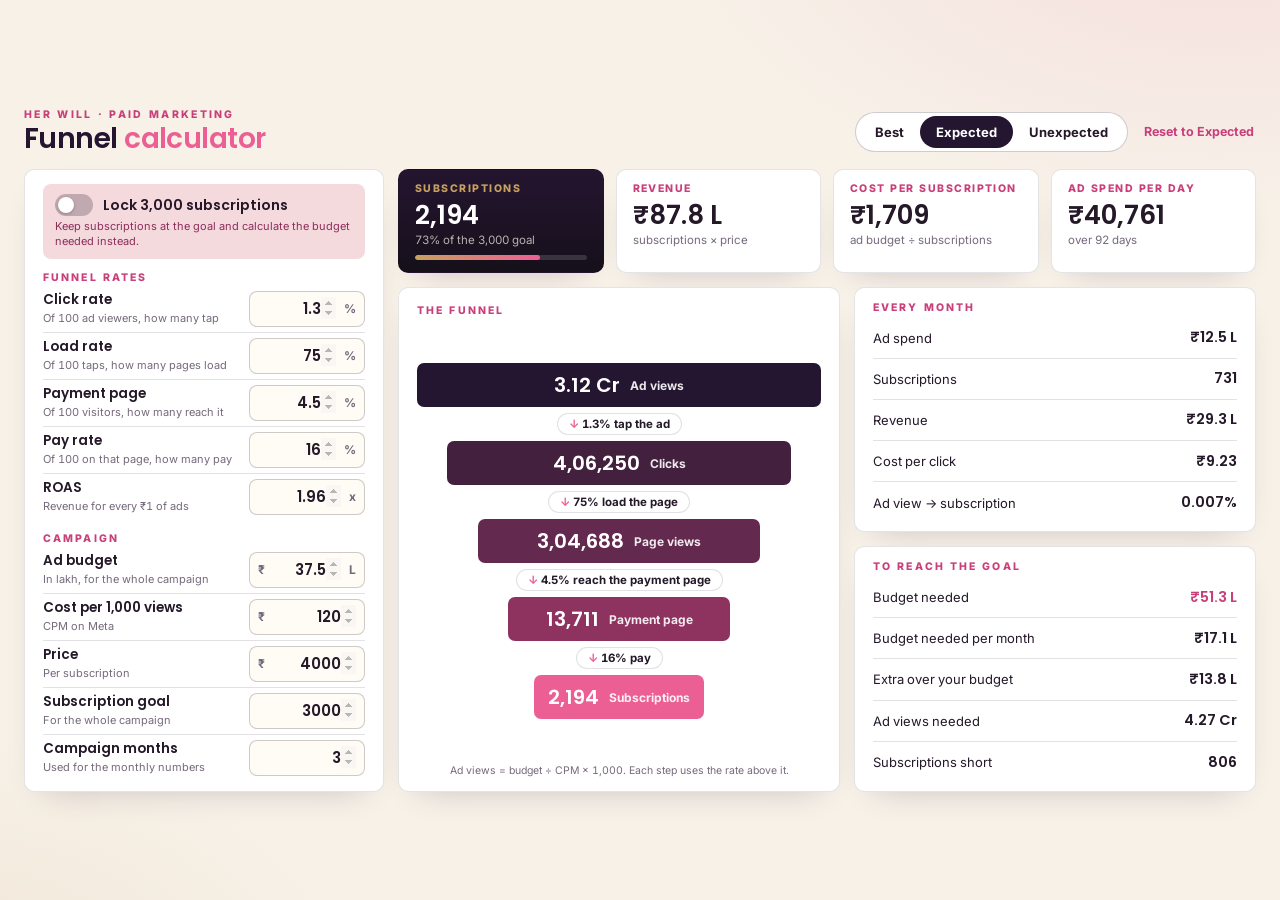
<file: funnel-calculator.html>
<!doctype html>
<html lang="en">
<head>
<meta charset="utf-8">
<meta name="viewport" content="width=device-width, initial-scale=1, viewport-fit=cover">
<meta name="theme-color" content="#F7F1E8">
<title>Her Will Funnel Calculator</title>
<meta name="description" content="Type any budget and funnel rates to see Her Will subscriptions, revenue and the budget needed for the goal.">
<link rel="preconnect" href="https://fonts.googleapis.com">
<link rel="preconnect" href="https://fonts.gstatic.com" crossorigin>
<link rel="stylesheet" href="https://fonts.googleapis.com/css2?family=Inter:wght@400;500;600;700;800&family=Poppins:wght@500;600;700&display=swap">
<style>
:root{
  --ink:#16101A; --plum:#241530; --ivory:#F7F1E8; --paper:#FFFBF5;
  --pink:#EC5F94; --pink2:#F6A3C0; --pink-ink:#C93F7A; --blush:#F4D9DD;
  --gold:#C7A15F; --text:#241829; --muted:#76697C; --line:rgba(36,24,41,.13); --line2:rgba(36,24,41,.22);
  --red:#C8324F;
  --head:'Poppins','Segoe UI',Arial,sans-serif; --sans:'Inter','Segoe UI',Arial,sans-serif;
  --panel:linear-gradient(180deg,#241530,#16101A);
}
*{box-sizing:border-box}
html{font-variant-numeric:lining-nums tabular-nums;-webkit-text-size-adjust:100%}
body{margin:0;font-family:var(--sans);color:var(--text);-webkit-font-smoothing:antialiased;-webkit-tap-highlight-color:transparent;
  background:radial-gradient(900px 500px at 95% -10%,rgba(236,95,148,.13),transparent 60%),radial-gradient(700px 420px at -5% 110%,rgba(199,161,95,.14),transparent 60%),var(--ivory)}
button,input{font:inherit;color:inherit}
:focus-visible{outline:2px solid var(--pink);outline-offset:2px}

.wrap{max-width:1360px;margin:0 auto;padding:18px 24px;min-height:100vh;min-height:100dvh;display:flex;flex-direction:column;justify-content:center;gap:14px}

/* header */
header{display:flex;align-items:center;justify-content:space-between;gap:12px 20px;flex-wrap:wrap}
.eb{font-size:10.5px;font-weight:800;letter-spacing:.22em;text-transform:uppercase;color:var(--pink-ink)}
h1{margin:3px 0 0;font-family:var(--head);font-weight:600;font-size:28px;line-height:1.1;letter-spacing:-.02em;color:var(--plum)}
h1 em{font-style:normal;color:var(--pink)}
.tools{display:flex;align-items:center;gap:8px 14px;flex-wrap:wrap}
.seg{display:flex;padding:3px;border-radius:30px;background:#fff;border:1px solid var(--line2)}
.seg button{border:0;background:none;border-radius:30px;padding:8px 16px;font-weight:700;font-size:13px;cursor:pointer;white-space:nowrap;touch-action:manipulation}
.seg button:hover{color:var(--pink-ink)}
.seg button.on{background:var(--plum);color:#fff}
.reset{border:0;background:none;color:var(--pink-ink);font-weight:700;font-size:12.5px;cursor:pointer;padding:8px 2px;white-space:nowrap}

.nojs{margin:0;padding:10px 14px;border-radius:8px;background:#FFF4DC;border:1px solid rgba(199,161,95,.5);color:#6B4E14;font-size:13px;line-height:1.45}
.nojs b{color:#3D2B06}

/* layout */
.grid{display:grid;grid-template-columns:minmax(0,360px) minmax(0,1.1fr) minmax(0,1fr);grid-template-rows:auto 1fr;grid-template-areas:"inputs tiles tiles" "inputs funnel lists";gap:14px}
.card{background:#fff;border:1px solid rgba(36,24,41,.12);border-radius:10px;box-shadow:0 14px 34px -22px rgba(36,21,48,.3)}
.k{font-size:10.5px;font-weight:800;letter-spacing:.2em;text-transform:uppercase;color:var(--pink-ink)}

/* result cards */
.tiles{grid-area:tiles;display:grid;grid-template-columns:repeat(4,minmax(0,1fr));gap:12px}
.tile{padding:12px 16px;min-width:0}
.tile .k{letter-spacing:.14em}
.tile .v{font-family:var(--head);font-weight:600;font-size:26px;line-height:1.1;margin-top:6px;white-space:nowrap}
.tile .s{font-size:11.5px;color:var(--muted);margin-top:3px}
.tile.dark{background:var(--panel);border-color:transparent}
.tile.dark .k{color:var(--gold)}
.tile.dark .v{color:#fff}
.tile.dark .s{color:rgba(245,238,230,.72)}
.mini{height:5px;border-radius:30px;background:rgba(255,255,255,.14);margin-top:8px;overflow:hidden}
.mini i{display:block;height:100%;width:0;border-radius:30px;background:linear-gradient(90deg,var(--gold),var(--pink));transition:width .4s ease}
.badge{display:none;margin-left:6px;font-size:9px;letter-spacing:.12em;color:#fff;background:var(--pink);border-radius:30px;padding:2px 7px;vertical-align:1px}
.is-locked .badge{display:inline-block}

/* inputs */
.inputs{grid-area:inputs;padding:14px 18px 10px;align-self:start}
.lockrow{display:flex;flex-direction:column;gap:3px;padding:10px 12px;border-radius:8px;background:var(--blush)}
.lockrow small{font-size:11px;color:#8E2E5A;line-height:1.35}
.lk{display:flex;align-items:center;gap:10px;font:600 14px var(--head);cursor:pointer;user-select:none;-webkit-user-select:none}
.lk input{position:absolute;opacity:0;width:0;height:0}
.lk i{position:relative;flex:none;width:38px;height:22px;border-radius:30px;background:rgba(36,24,41,.25);transition:background .2s}
.lk i::after{content:"";position:absolute;left:3px;top:3px;width:16px;height:16px;border-radius:50%;background:#fff;box-shadow:0 1px 3px rgba(0,0,0,.25);transition:transform .2s}
.lk input:checked + i{background:var(--pink)}
.lk input:checked + i::after{transform:translateX(16px)}
.lk input:focus-visible + i{outline:2px solid var(--pink);outline-offset:2px}
.err{margin:10px 0 0;padding:9px 12px;border-radius:8px;background:#FBE3E6;color:#8E1F35;font-size:12.5px;font-weight:600;display:none}
.err.show{display:block}
.grp{margin-top:12px;min-width:0}
.grp h2{margin:0 0 2px;font-size:10.5px;font-weight:800;letter-spacing:.2em;text-transform:uppercase;color:var(--pink-ink)}
.fld{display:grid;grid-template-columns:minmax(0,1fr) 116px;gap:1px 10px;align-items:center;padding:5px 0;border-bottom:1px solid var(--line);scroll-margin-top:84px}
.fld:last-child{border-bottom:0}
.fld label{font-family:var(--head);font-weight:600;font-size:13.5px;line-height:1.25}
.fld small{grid-column:1;font-size:11px;color:var(--muted);line-height:1.3}
.box{grid-row:1/span 2;grid-column:2;display:flex;align-items:center;height:36px;border:1.5px solid var(--line2);border-radius:8px;background:var(--paper);overflow:hidden;transition:border-color .15s}
.box:focus-within{border-color:var(--pink);background:#fff}
.box.bad{border-color:var(--red)}
.box .u{font-size:12px;font-weight:700;color:var(--muted);padding:0 8px;white-space:nowrap}
.box input + .u{padding-left:0}
.box input{flex:1;min-width:0;width:100%;height:100%;border:0;background:transparent;padding:0 8px;font:600 15px var(--head);text-align:right;outline:none}
.box input::-webkit-inner-spin-button{opacity:.4}
.box.calc{background:var(--blush);border-color:var(--pink2)}
.box.calc input{color:var(--pink-ink);cursor:default;-moz-appearance:textfield}
.box.calc input::-webkit-inner-spin-button,.box.calc input::-webkit-outer-spin-button{-webkit-appearance:none;margin:0}
.st{display:none;flex:none;width:36px;height:100%;border:0;background:rgba(36,24,41,.05);font-size:19px;font-weight:600;line-height:1;color:var(--plum);cursor:pointer;align-items:center;justify-content:center;touch-action:manipulation;user-select:none;-webkit-user-select:none}
.st:active{background:var(--pink2)}
.box.calc .st{opacity:.3;pointer-events:none}

/* funnel */
.funnel-card{grid-area:funnel;padding:16px 18px 12px;display:flex;flex-direction:column;min-width:0}
.funnel-card > .k{margin-bottom:12px}
.funnel{flex:1;display:flex;flex-direction:column;align-items:center;justify-content:center}
.fb{min-width:max-content;max-width:100%;padding:0 14px;height:44px;border-radius:7px;display:flex;align-items:center;justify-content:center;gap:10px;color:#fff;transition:width .35s ease}
.fb b{font-family:var(--head);font-weight:600;font-size:20px}
.fb span{font-size:12px;font-weight:700;opacity:.9}
.rate{margin:6px 0;font-size:11.5px;font-weight:700;background:#fff;border:1px solid var(--line);border-radius:30px;padding:3px 11px;white-space:nowrap}
.rate::before{content:"↓ ";color:var(--pink)}
.fnote{margin:10px 0 0;font-size:10.5px;color:var(--muted);text-align:center;line-height:1.4}

/* lists */
.lists{grid-area:lists;display:grid;grid-template-rows:1fr 1fr;gap:14px;min-width:0}
.list{padding:13px 18px 8px;display:flex;flex-direction:column;min-width:0}
.list dl{margin:4px 0 0;flex:1;display:grid;grid-template-columns:minmax(0,1fr) auto;grid-auto-rows:minmax(30px,1fr)}
.list dt,.list dd{display:flex;align-items:center;border-bottom:1px solid var(--line);font-size:13px}
.list dd{margin:0;justify-content:flex-end;font-family:var(--head);font-weight:600;font-size:14.5px;white-space:nowrap;padding-left:10px}
.list dt:nth-last-child(2),.list dd:last-child{border-bottom:0}
.list dd.hi{color:var(--pink-ink)}

/* phone summary bar */
.mbar{position:fixed;left:0;right:0;top:0;z-index:20;display:none;justify-content:space-around;gap:6px;padding:8px 12px;padding-top:calc(8px + env(safe-area-inset-top));background:rgba(36,21,48,.97);color:#fff;transform:translateY(-110%);visibility:hidden;transition:transform .25s ease,visibility .25s}
.mbar.show{transform:none;visibility:visible;box-shadow:0 10px 24px -12px rgba(0,0,0,.45)}
.mbar div{display:flex;flex-direction:column;align-items:center;min-width:0;text-align:center}
.mbar span{font-size:9px;font-weight:800;letter-spacing:.12em;text-transform:uppercase;color:var(--gold);white-space:nowrap}
.mbar b{font-family:var(--head);font-weight:600;font-size:17px;line-height:1.2;white-space:nowrap}

/* short laptop screens */
@media (min-width:1100px) and (max-height:700px){
  .wrap{padding-top:12px;padding-bottom:12px;gap:10px}
  h1{font-size:24px}
  .grid{gap:12px}
  .fld{padding:3px 0}
  .box{height:33px}
  .grp{margin-top:9px}
  .lockrow{padding:8px 12px}
  .tile{padding:10px 14px}.tile .v{font-size:23px}
  .fb{height:40px}
}

/* touch: show − / + buttons */
@media (max-width:1099px),(pointer:coarse){
  .st{display:flex}
  .fld{grid-template-columns:minmax(0,1fr) 150px}
  .box{height:42px}
  .box .u{padding:0 3px;font-size:12.5px}
  .box input{text-align:center;padding:0 2px;font-size:16px;-moz-appearance:textfield}
  .box input::-webkit-inner-spin-button,.box input::-webkit-outer-spin-button{-webkit-appearance:none;margin:0}
}

/* tablet */
@media (max-width:1099px){
  .wrap{justify-content:flex-start}
  .grid{grid-template-columns:minmax(0,1fr) minmax(0,1fr);grid-template-rows:auto;grid-template-areas:"tiles tiles" "inputs inputs" "funnel lists"}
  .inputs{display:grid;grid-template-columns:minmax(0,1fr) minmax(0,1fr);column-gap:28px;align-items:start}
  .inputs .lockrow,.inputs .err{grid-column:1/-1}
  .lists{grid-template-rows:auto}
  .mbar{display:flex}
}

/* phone */
@media (max-width:760px){
  .wrap{padding:14px 16px calc(28px + env(safe-area-inset-bottom));gap:12px}
  header{flex-direction:column;align-items:stretch}
  h1{font-size:26px}
  .tools{flex-direction:column;align-items:stretch;gap:4px}
  .seg button{flex:1;min-height:44px;padding:0 6px;font-size:14px}
  .reset{align-self:center;min-height:40px}
  .grid{grid-template-columns:minmax(0,1fr);grid-template-areas:"tiles" "inputs" "funnel" "lists";gap:12px}
  .tiles{grid-template-columns:repeat(2,minmax(0,1fr));gap:10px}
  .tile{padding:12px 14px}
  .tile .v{font-size:22px}
  .inputs{grid-template-columns:minmax(0,1fr);padding:12px 14px 8px}
  .lockrow{padding:12px}
  .lk{min-height:30px}
  .fld{grid-template-columns:minmax(0,1fr) 148px;padding:8px 0}
  .fld label{font-size:14.5px}
  .fld small{font-size:11.5px}
  .box{height:44px}
  .grp{margin-top:16px}
  .funnel-card{padding:16px 12px 12px}
  .fb{height:42px}
  .fb b{font-size:18px}.fb span{font-size:11px}
  .k{letter-spacing:.14em}
}
@media (max-width:360px){.fld{grid-template-columns:minmax(0,1fr) 136px}.st{width:32px}}
@media (prefers-reduced-motion:reduce){*{transition:none!important}}
</style>
</head>
<body>
<div class="mbar" id="mbar" aria-hidden="true">
  <div><span>Subscriptions</span><b id="b-subs">2,194</b></div>
  <div><span>Revenue</span><b id="b-rev">₹87.8 L</b></div>
  <div><span id="b-bud-k">Ad budget</span><b id="b-bud">₹37.5 L</b></div>
</div>

<div class="wrap">
  <header>
    <div>
      <div class="eb">Her Will · Paid marketing</div>
      <h1>Funnel <em>calculator</em></h1>
    </div>
    <div class="tools">
      <div class="seg" role="group" aria-label="Scenario">
        <button type="button" data-preset="best">Best</button>
        <button type="button" data-preset="exp" class="on" aria-pressed="true">Expected</button>
        <button type="button" data-preset="unexp">Unexpected</button>
      </div>
      <button type="button" class="reset" id="reset">Reset to Expected</button>
    </div>
  </header>

  <p class="nojs" id="nojs"><b>Preview only.</b> This app is showing the file without running it, so these are the Expected numbers and they will not change. Open the calculator's web link in Safari or Chrome to edit the numbers.</p>

  <main class="grid">
    <section class="tiles" id="tiles" aria-label="Results">
      <div class="card tile dark"><div class="k">Subscriptions <span class="badge">Locked</span></div><div class="v" id="t-subs">2,194</div><div class="s" id="t-subs-s">73% of the 3,000 goal</div><div class="mini"><i id="t-bar" style="width:73.1333%"></i></div></div>
      <div class="card tile"><div class="k">Revenue</div><div class="v" id="t-rev">₹87.8 L</div><div class="s">subscriptions × price</div></div>
      <div class="card tile"><div class="k">Cost per subscription</div><div class="v" id="t-cac">₹1,709</div><div class="s">ad budget ÷ subscriptions</div></div>
      <div class="card tile"><div class="k">Ad spend per day</div><div class="v" id="t-day">₹40,761</div><div class="s" id="t-day-s">over 92 days</div></div>
    </section>

    <form class="card inputs" id="form" autocomplete="off" onsubmit="return false">
      <div class="lockrow"><label class="lk"><input type="checkbox" id="lock"><i></i><span id="lock-tx">Lock 3,000 subscriptions</span></label><small>Keep subscriptions at the goal and calculate the budget needed instead.</small></div>
      <p class="err" id="err" role="alert"></p>
      <div class="grp">
        <h2>Funnel rates</h2>
        <div class="fld"><label for="ctr">Click rate</label><small>Of 100 ad viewers, how many tap</small><div class="box"><input id="ctr" type="number" value="1.3" inputmode="decimal" enterkeyhint="done" min="0" max="100" step="0.1"><span class="u">%</span></div></div>
        <div class="fld"><label for="load">Load rate</label><small>Of 100 taps, how many pages load</small><div class="box"><input id="load" type="number" value="75" inputmode="decimal" enterkeyhint="done" min="0" max="100" step="1"><span class="u">%</span></div></div>
        <div class="fld"><label for="atc">Payment page</label><small>Of 100 visitors, how many reach it</small><div class="box"><input id="atc" type="number" value="4.5" inputmode="decimal" enterkeyhint="done" min="0" max="100" step="0.1"><span class="u">%</span></div></div>
        <div class="fld"><label for="pay">Pay rate</label><small>Of 100 on that page, how many pay</small><div class="box"><input id="pay" type="number" value="16" inputmode="decimal" enterkeyhint="done" min="0" max="100" step="1"><span class="u">%</span></div></div>
        <div class="fld"><label for="roas">ROAS</label><small>Revenue for every ₹1 of ads</small><div class="box"><input id="roas" type="number" value="1.96" inputmode="decimal" enterkeyhint="done" min="0" step="0.01"><span class="u">x</span></div></div>
      </div>
      <div class="grp">
        <h2>Campaign</h2>
        <div class="fld"><label for="budget" id="budget-lb">Ad budget</label><small id="budget-hint">In lakh, for the whole campaign</small><div class="box"><span class="u">₹</span><input id="budget" type="number" value="37.5" inputmode="decimal" enterkeyhint="done" min="0" step="0.1"><span class="u">L</span></div></div>
        <div class="fld"><label for="cpm">Cost per 1,000 views</label><small>CPM on Meta</small><div class="box"><span class="u">₹</span><input id="cpm" type="number" value="120" inputmode="decimal" enterkeyhint="done" min="0" step="1"></div></div>
        <div class="fld"><label for="price">Price</label><small>Per subscription</small><div class="box"><span class="u">₹</span><input id="price" type="number" value="4000" inputmode="decimal" enterkeyhint="done" min="0" step="1"></div></div>
        <div class="fld"><label for="goal">Subscription goal</label><small>For the whole campaign</small><div class="box"><input id="goal" type="number" value="3000" inputmode="numeric" enterkeyhint="done" min="0" step="1"></div></div>
        <div class="fld"><label for="months">Campaign months</label><small>Used for the monthly numbers</small><div class="box"><input id="months" type="number" value="3" inputmode="numeric" enterkeyhint="done" min="1" step="1"></div></div>
      </div>
    </form>

    <section class="card funnel-card" aria-label="Funnel">
      <div class="k">The funnel</div>
      <div class="funnel">
        <div class="fb" style="width:100%;background:#241530"><b id="o-imp">3.12 Cr</b><span>Ad views</span></div>
        <div class="rate" id="r-ctr">1.3% tap the ad</div>
        <div class="fb" style="width:85%;background:#44203F"><b id="o-clicks">4,06,250</b><span>Clicks</span></div>
        <div class="rate" id="r-load">75% load the page</div>
        <div class="fb" style="width:70%;background:#64294E"><b id="o-views">3,04,688</b><span>Page views</span></div>
        <div class="rate" id="r-atc">4.5% reach the payment page</div>
        <div class="fb" style="width:55%;background:#8E335F"><b id="o-pp">13,711</b><span>Payment page</span></div>
        <div class="rate" id="r-pay">16% pay</div>
        <div class="fb" style="width:40%;background:#EC5F94"><b id="o-subs">2,194</b><span>Subscriptions</span></div>
      </div>
      <p class="fnote">Ad views = budget ÷ CPM × 1,000. Each step uses the rate above it.</p>
    </section>

    <div class="lists">
      <section class="card list">
        <div class="k">Every month</div>
        <dl>
          <dt>Ad spend</dt><dd id="m-spend">₹12.5 L</dd>
          <dt>Subscriptions</dt><dd id="m-subs">731</dd>
          <dt>Revenue</dt><dd id="m-rev">₹29.3 L</dd>
          <dt>Cost per click</dt><dd id="m-cpc">₹9.23</dd>
          <dt>Ad view → subscription</dt><dd id="m-conv">0.007%</dd>
        </dl>
      </section>
      <section class="card list">
        <div class="k">To reach the goal</div>
        <dl>
          <dt>Budget needed</dt><dd id="g-need" class="hi">₹51.3 L</dd>
          <dt>Budget needed per month</dt><dd id="g-month">₹17.1 L</dd>
          <dt>Extra over your budget</dt><dd id="g-extra">₹13.8 L</dd>
          <dt>Ad views needed</dt><dd id="g-imp">4.27 Cr</dd>
          <dt>Subscriptions short</dt><dd id="g-short">806</dd>
        </dl>
      </section>
    </div>
  </main>
</div>

<script>
(() => {
  document.getElementById('nojs').remove();
  const PRESETS = {
    best:  { ctr: 1.6, load: 85, atc: 5,   pay: 24, roas: 2.56 },
    exp:   { ctr: 1.3, load: 75, atc: 4.5, pay: 16, roas: 1.96 },
    unexp: { ctr: 1,   load: 60, atc: 4,   pay: 10, roas: 1.57 }
  };
  const BASE = { budget: 37.5, cpm: 120, price: 4000, goal: 3000, months: 3, ...PRESETS.exp };
  const IDS = Object.keys(BASE);
  const RATES = ['ctr', 'load', 'atc', 'pay'];
  const STEP = { budget: 1, cpm: 10, price: 100, goal: 100, months: 1, ctr: 0.1, load: 1, atc: 0.1, pay: 1, roas: 0.1 };
  const $ = id => document.getElementById(id);
  const IN = Object.fromEntries(IDS.map(id => [id, $(id)]));
  const DAYS_PER_MONTH = 92 / 3;
  const lock = $('lock');
  let ownBudget = BASE.budget;

  const nIN = new Intl.NumberFormat('en-IN', { maximumFractionDigits: 0 });
  const num = v => nIN.format(Math.round(v));
  const money = v => {
    if (!isFinite(v)) return '–';
    const a = Math.abs(v), sign = v < 0 ? '−' : '';
    if (a >= 1e7) return sign + '₹' + (a / 1e7).toFixed(2) + ' Cr';
    if (a >= 1e5) return sign + '₹' + (a / 1e5).toFixed(1) + ' L';
    return sign + '₹' + nIN.format(Math.round(a));
  };
  const big = v => v >= 1e7 ? (Math.floor(v / 1e5 + 1e-9) / 100).toFixed(2) + ' Cr' : num(v);
  const pct = v => (+v.toFixed(2)) + '%';
  const decimals = x => (String(x).split('.')[1] || '').length;

  function fill(vals) { IDS.forEach(id => { if (vals[id] !== undefined) IN[id].value = vals[id]; }); calc(); }

  function read() {
    const v = {}, bad = [];
    IDS.forEach(id => {
      const raw = IN[id].value.trim();
      const x = parseFloat(raw);
      if (id === 'budget' && lock.checked) { IN[id].closest('.box').classList.remove('bad'); v[id] = ownBudget; return; }
      const ok = raw !== '' && isFinite(x) && x >= 0 && (!RATES.includes(id) || x <= 100) && !(id === 'months' && x < 1) && !(id === 'cpm' && x === 0);
      IN[id].closest('.box').classList.toggle('bad', !ok);
      if (!ok) bad.push(IN[id].closest('.fld').querySelector('label').textContent);
      v[id] = x;
    });
    return { v, bad };
  }

  function calc() {
    const { v, bad } = read();
    const err = $('err');
    if (bad.length) {
      err.textContent = 'Check ' + bad.join(', ') + '. Use a number of 0 or more; the % rates must be between 0 and 100.';
      err.classList.add('show');
      return;
    }
    err.classList.remove('show');
    const locked = lock.checked;
    const rate = v.ctr * v.load * v.atc * v.pay / 1e8;
    const own = v.budget * 1e5;
    const spend = locked ? (rate > 0 ? v.goal * (v.cpm / 1000) / rate : Infinity) : own;
    if (locked) IN.budget.value = isFinite(spend) ? (spend / 1e5).toFixed(1) : '';
    if (locked && !isFinite(spend)) { err.textContent = 'Every funnel rate must be above 0% to reach the goal.'; err.classList.add('show'); return; }
    const imp = spend / v.cpm * 1000;
    const clicks = imp * v.ctr / 100, views = clicks * v.load / 100, pp = views * v.atc / 100, subs = Math.round(pp * v.pay / 100);
    const rev = subs * v.price, cac = subs > 0 ? spend / subs : Infinity;
    const days = v.months * DAYS_PER_MONTH;

    $('o-imp').textContent = big(imp);
    $('o-clicks').textContent = num(clicks);
    $('o-views').textContent = num(views);
    $('o-pp').textContent = num(pp);
    $('o-subs').textContent = num(subs);
    $('r-ctr').textContent = pct(v.ctr) + ' tap the ad';
    $('r-load').textContent = pct(v.load) + ' load the page';
    $('r-atc').textContent = pct(v.atc) + ' reach the payment page';
    $('r-pay').textContent = pct(v.pay) + ' pay';

    $('t-subs').textContent = num(subs);
    $('t-subs-s').textContent = locked ? `Locked at the ${num(v.goal)} goal` : v.goal > 0 ? `${Math.round(subs / v.goal * 100)}% of the ${num(v.goal)} goal` : '';
    $('t-bar').style.width = (v.goal > 0 ? Math.min(100, subs / v.goal * 100) : 0) + '%';
    $('t-rev').textContent = money(rev);
    $('t-cac').textContent = isFinite(cac) ? money(cac) : '–';
    $('t-day').textContent = money(spend / days);
    $('t-day-s').textContent = `over ${Math.round(days)} days`;
    document.body.classList.toggle('is-locked', locked);
    $('lock-tx').textContent = `Lock ${num(v.goal)} subscriptions`;

    $('b-subs').textContent = num(subs);
    $('b-rev').textContent = money(rev);
    $('b-bud-k').textContent = locked ? 'Budget needed' : 'Ad budget';
    $('b-bud').textContent = money(spend);

    $('m-spend').textContent = money(spend / v.months);
    $('m-subs').textContent = num(subs / v.months);
    $('m-rev').textContent = money(rev / v.months);
    $('m-cpc').textContent = clicks > 0 ? '₹' + (spend / clicks).toFixed(2) : '–';
    $('m-conv').textContent = (v.ctr * v.load * v.atc * v.pay / 1e6).toFixed(3) + '%';

    const need = isFinite(cac) ? v.goal * cac : Infinity;
    $('g-need').textContent = isFinite(need) ? money(need) : '–';
    $('g-month').textContent = isFinite(need) ? money(need / v.months) : '–';
    $('g-extra').textContent = !isFinite(need) ? '–' : need > own ? money(need - own) : 'None · ' + money(own - need) + ' left';
    $('g-imp').textContent = isFinite(need) ? big(need / v.cpm * 1000) : '–';
    $('g-short').textContent = subs >= v.goal ? '0' : num(v.goal - subs);

    const match = Object.keys(PRESETS).find(k => [...RATES, 'roas'].every(f => PRESETS[k][f] === v[f]));
    document.querySelectorAll('[data-preset]').forEach(b => {
      b.classList.toggle('on', b.dataset.preset === match);
      b.setAttribute('aria-pressed', b.dataset.preset === match);
    });
  }

  function setLock(on) {
    if (on) ownBudget = parseFloat(IN.budget.value) || ownBudget;
    lock.checked = on;
    IN.budget.readOnly = on;
    IN.budget.closest('.box').classList.toggle('calc', on);
    $('budget-lb').textContent = on ? 'Budget needed' : 'Ad budget';
    $('budget-hint').textContent = on ? 'Calculated from the goal and the rates' : 'In lakh, for the whole campaign';
    if (!on) IN.budget.value = ownBudget;
    calc();
  }

  // − / + buttons for touch screens
  document.querySelectorAll('.box').forEach(box => {
    const input = box.querySelector('input');
    const name = box.closest('.fld').querySelector('label').textContent;
    const make = (d, sym) => {
      const b = document.createElement('button');
      b.type = 'button'; b.className = 'st'; b.textContent = sym; b.tabIndex = -1;
      b.setAttribute('aria-label', (d < 0 ? 'Decrease ' : 'Increase ') + name);
      b.addEventListener('click', () => {
        if (input.readOnly) return;
        const id = input.id, cur = parseFloat(input.value) || 0;
        let x = cur + d * STEP[id];
        x = Math.max(id === 'months' ? 1 : 0, x);
        if (RATES.includes(id)) x = Math.min(100, x);
        input.value = +x.toFixed(Math.max(decimals(STEP[id]), decimals(cur)));
        calc();
      });
      return b;
    };
    box.prepend(make(-1, '−'));
    box.append(make(1, '+'));
  });

  // phone: keep the key numbers in view once the result cards scroll away
  if ('IntersectionObserver' in window) {
    new IntersectionObserver(([e]) => $('mbar').classList.toggle('show', !e.isIntersecting && e.boundingClientRect.top < 0))
      .observe($('tiles'));
  }

  lock.addEventListener('change', () => setLock(lock.checked));
  IDS.forEach(id => IN[id].addEventListener('input', calc));
  document.querySelectorAll('[data-preset]').forEach(b => b.addEventListener('click', () => { ownBudget = BASE.budget; fill({ ...BASE, ...PRESETS[b.dataset.preset] }); }));
  $('reset').addEventListener('click', () => { ownBudget = BASE.budget; setLock(false); fill(BASE); });
  fill(BASE);
})();
</script>
</body>
</html>
</file>
